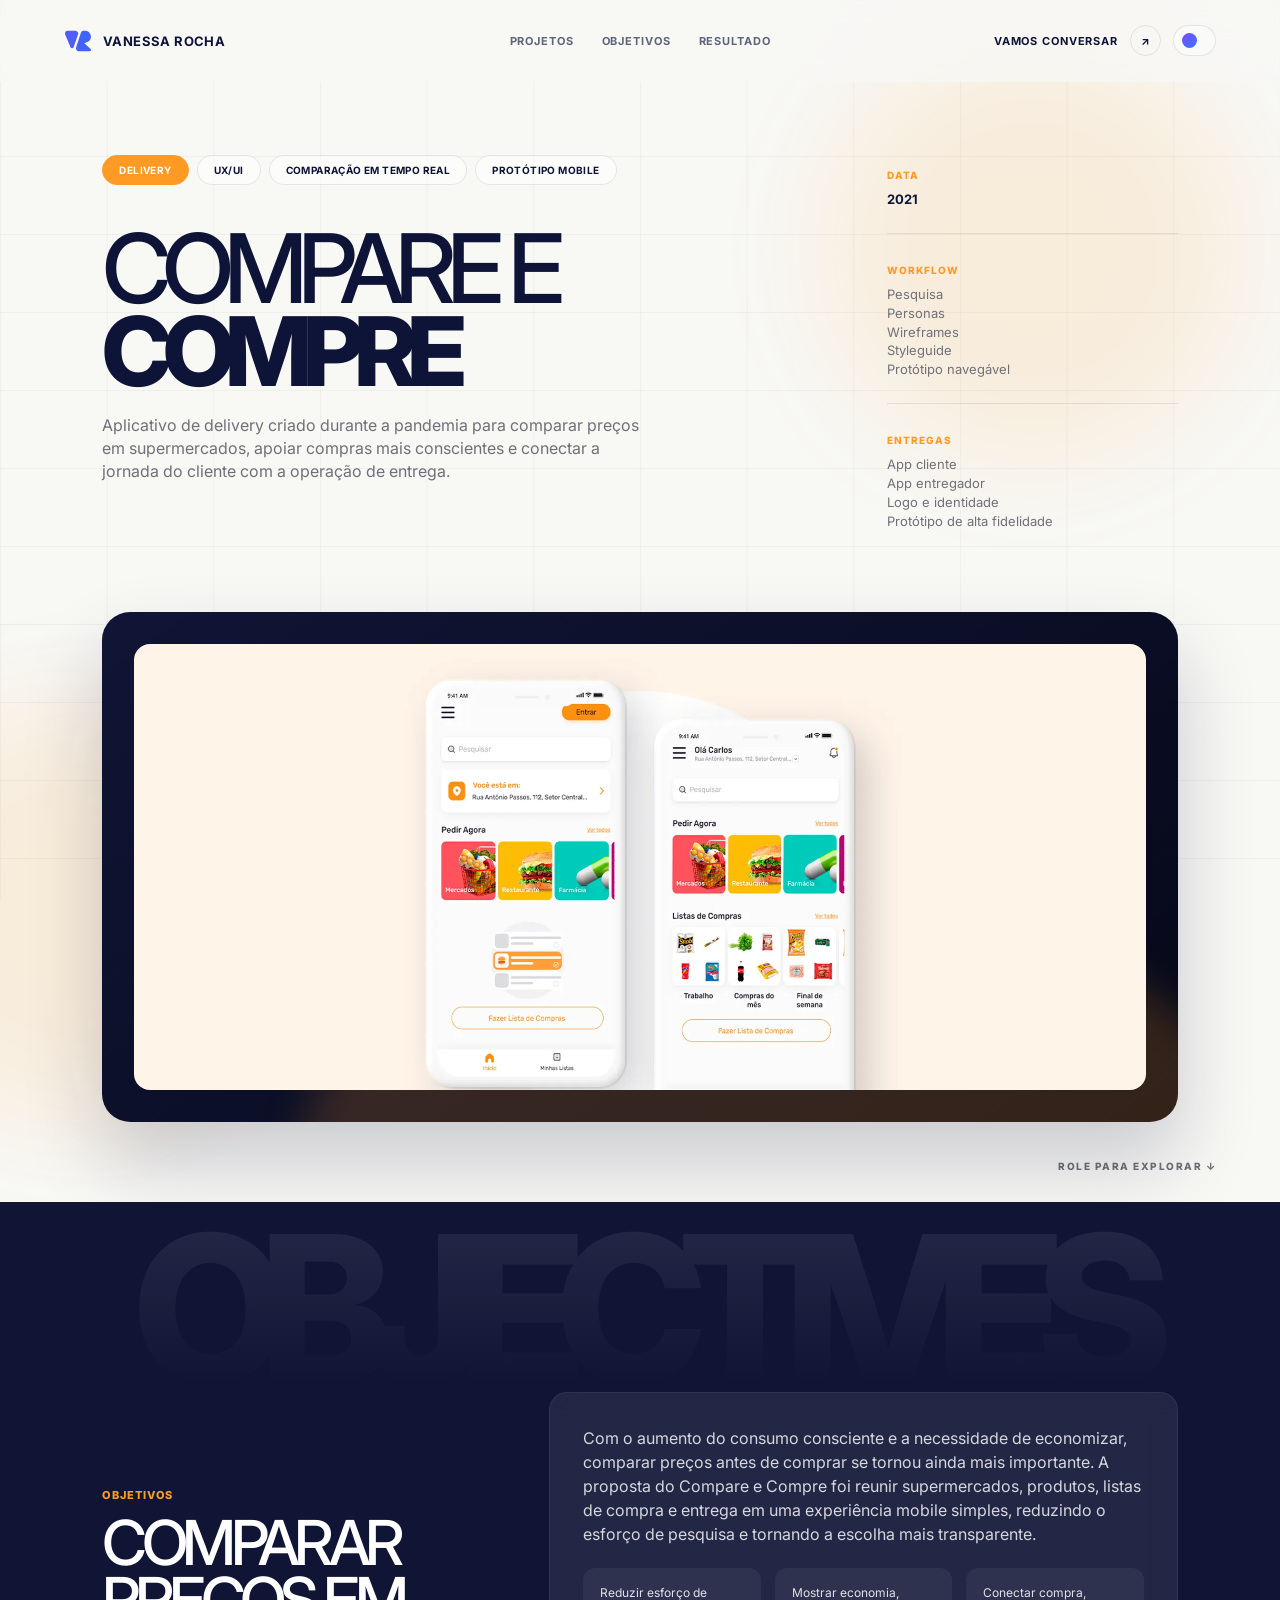
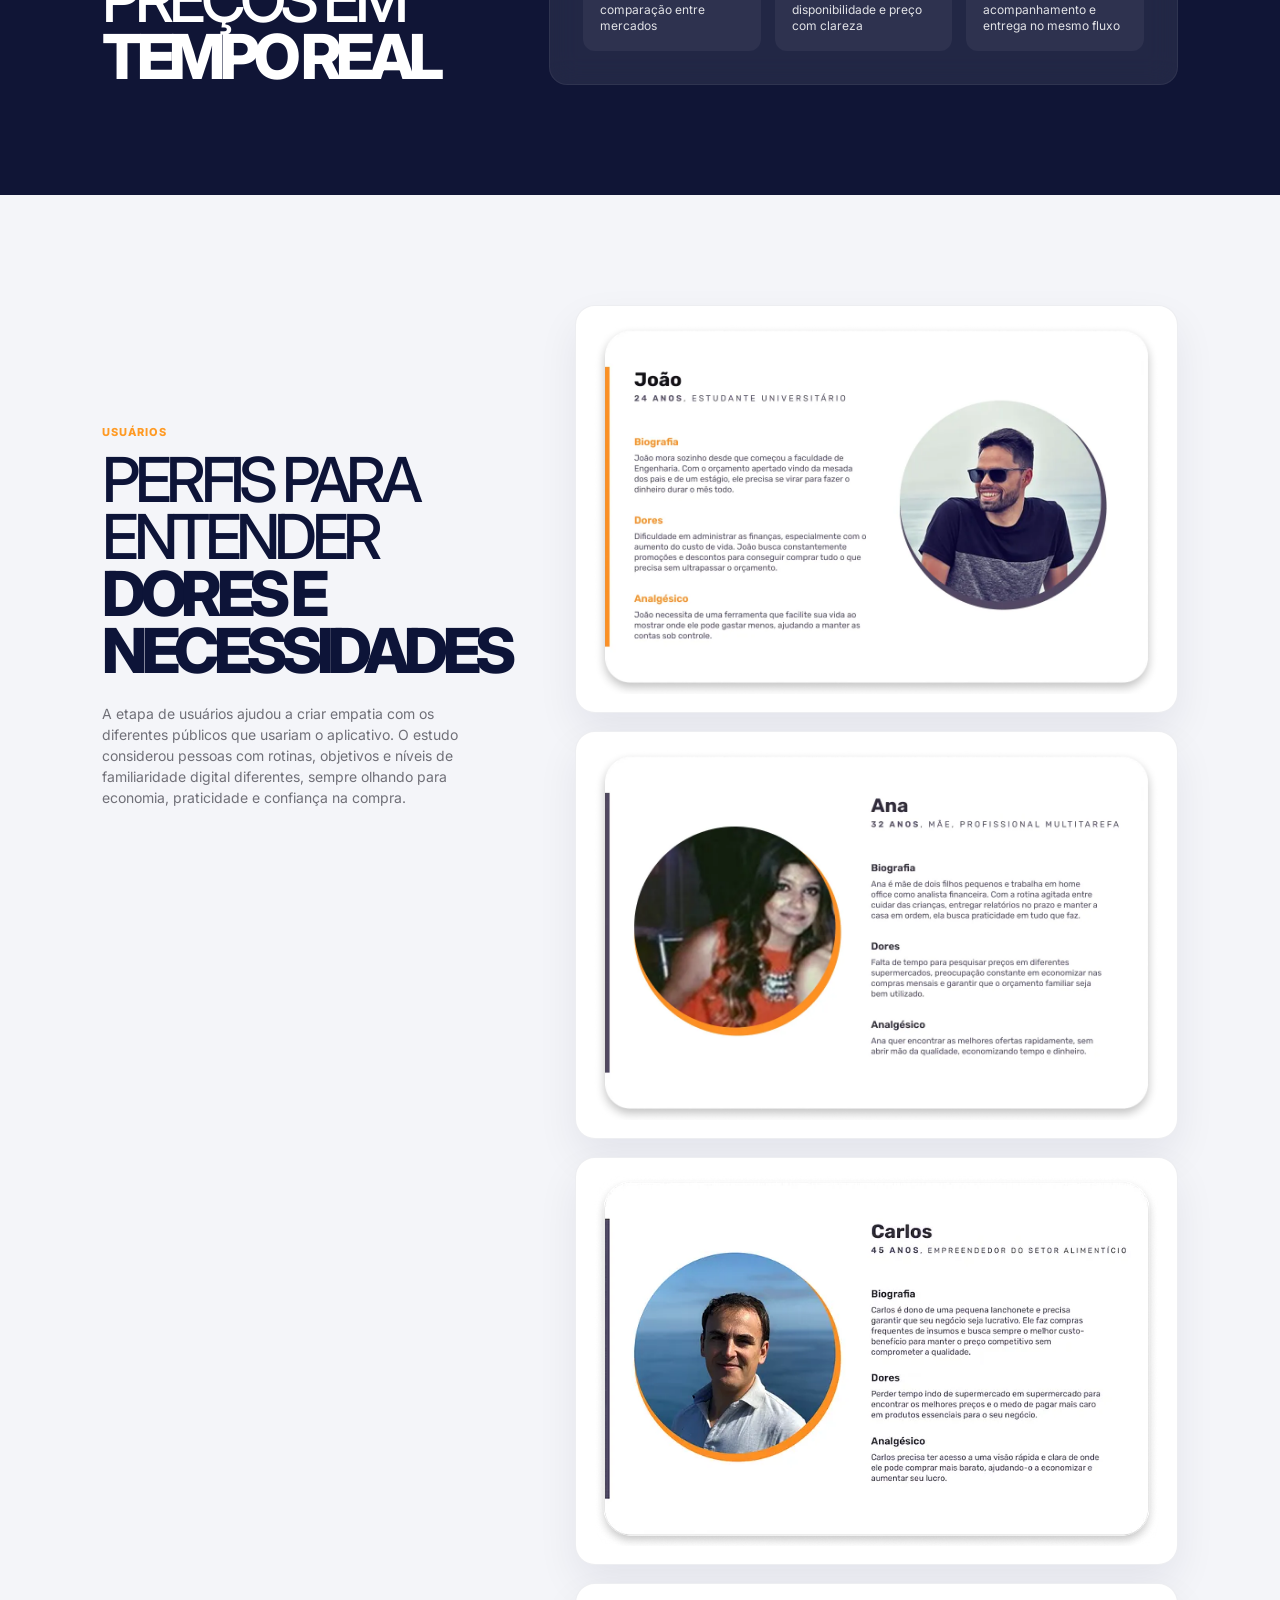
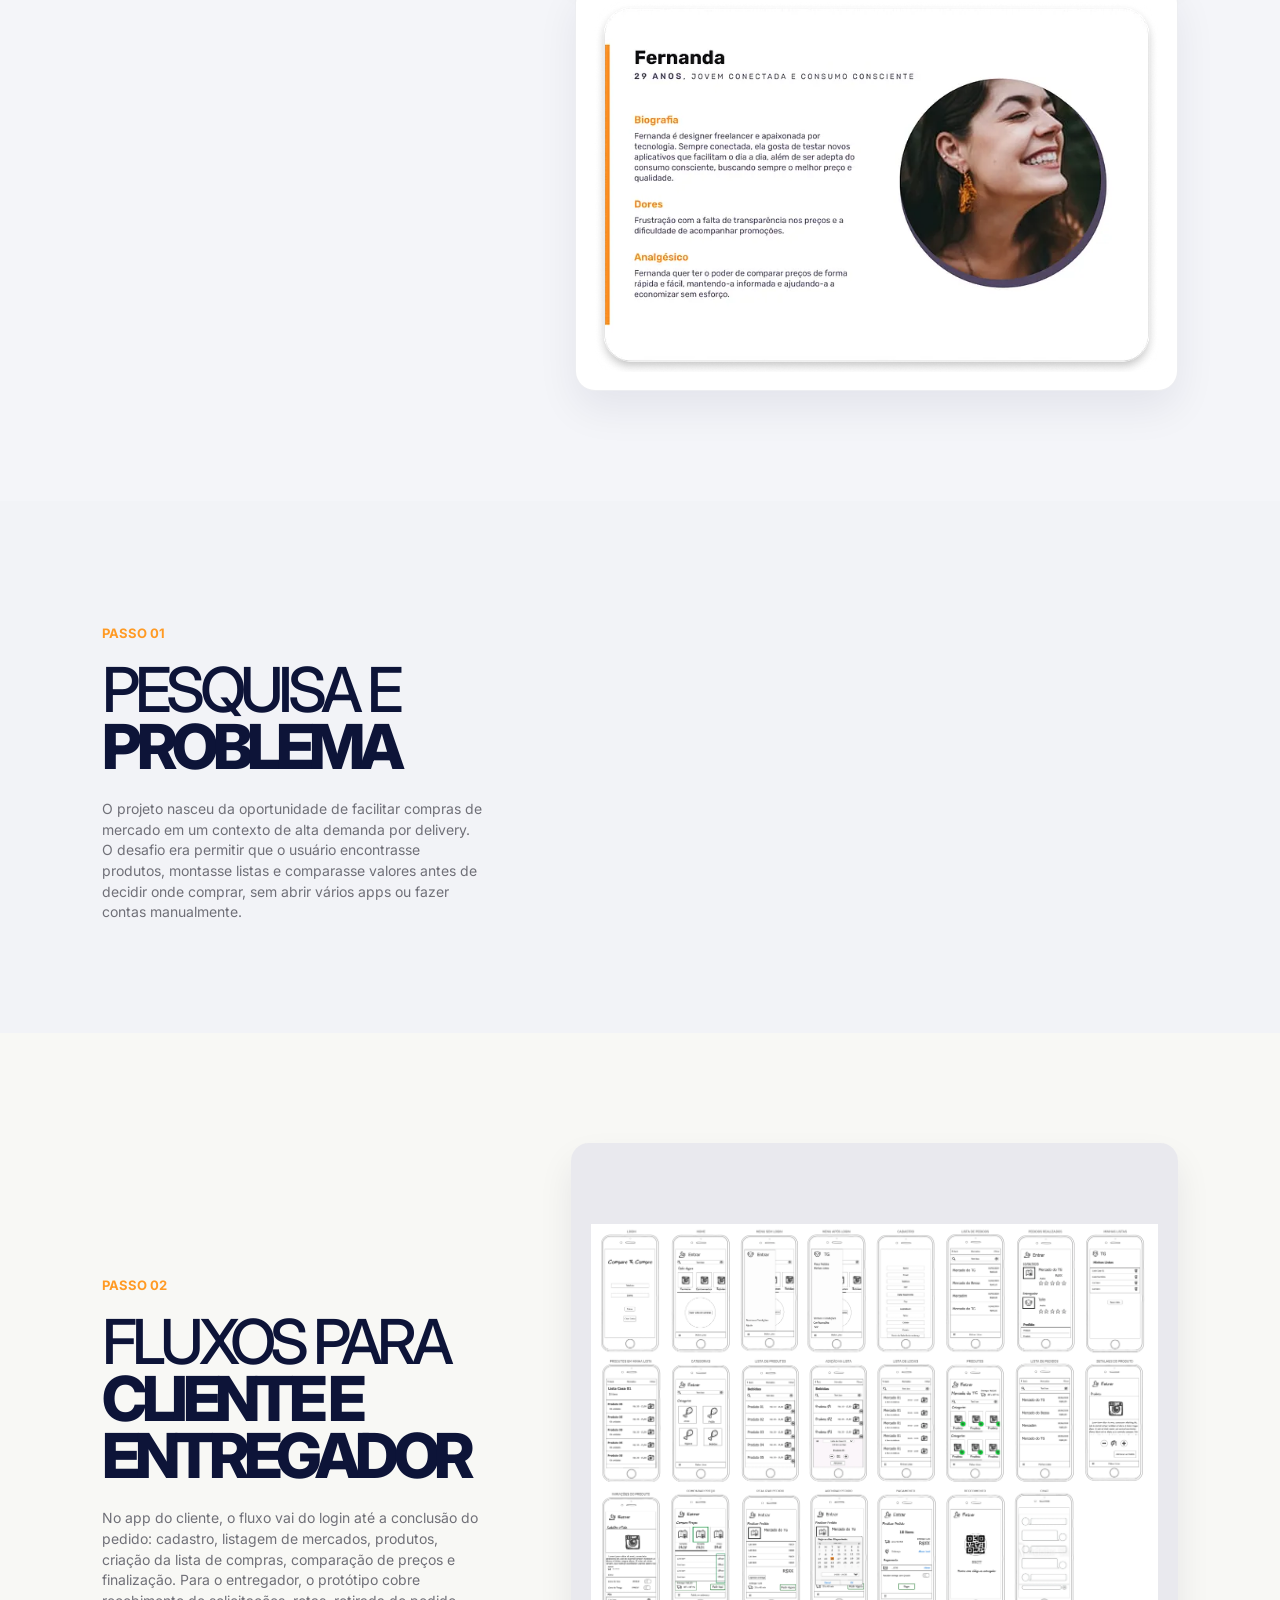
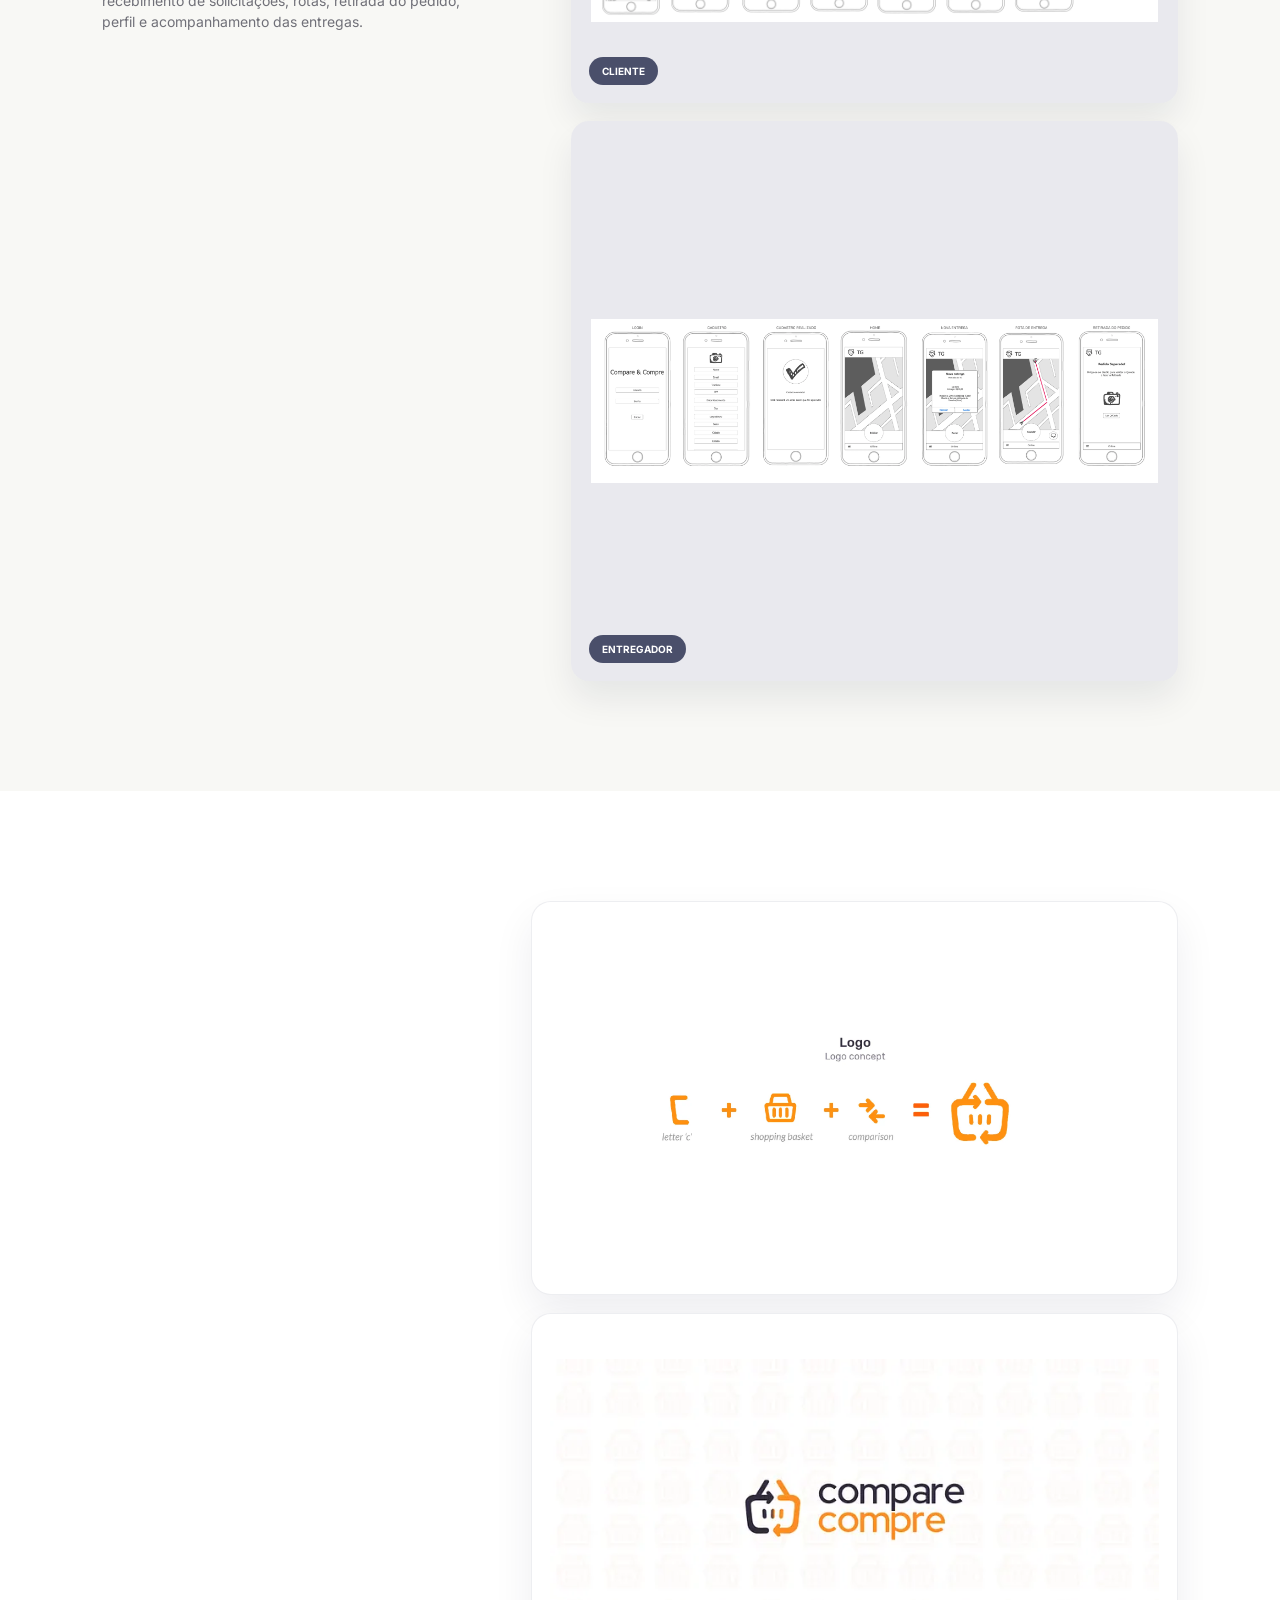
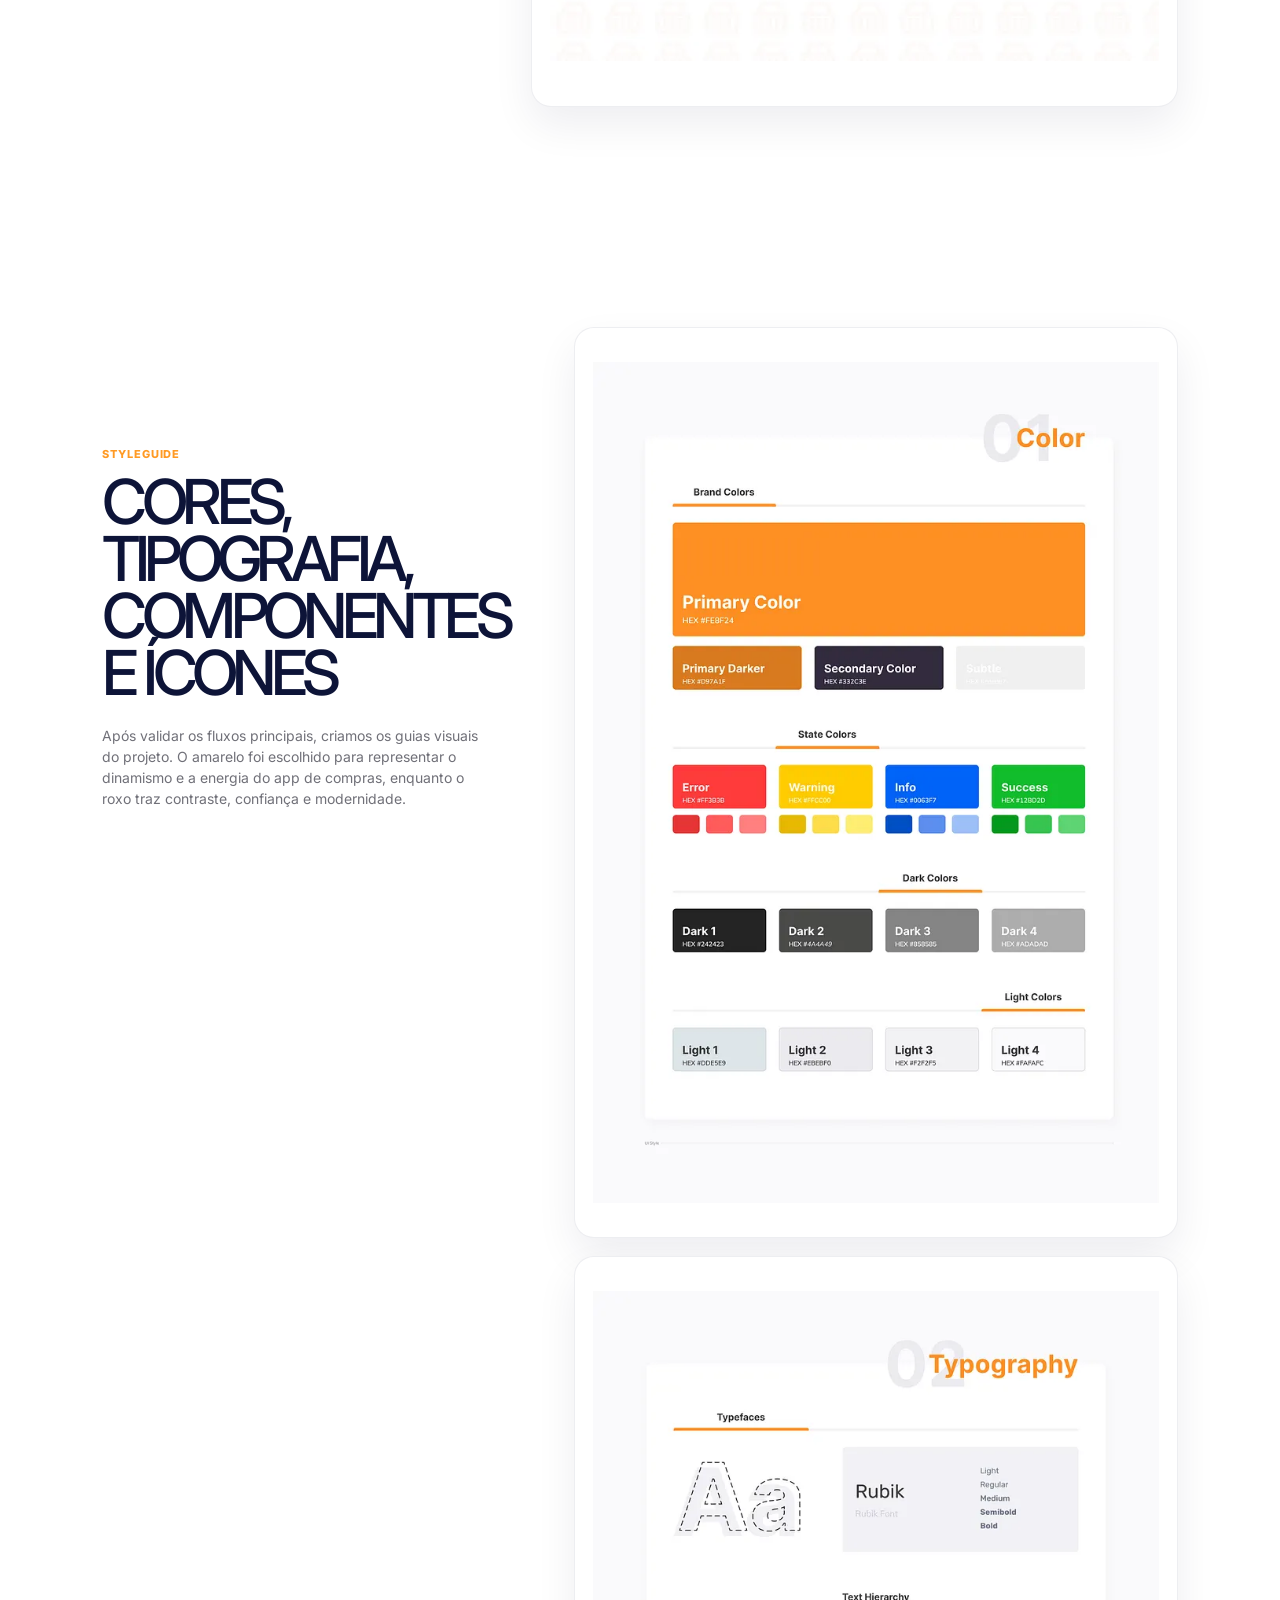
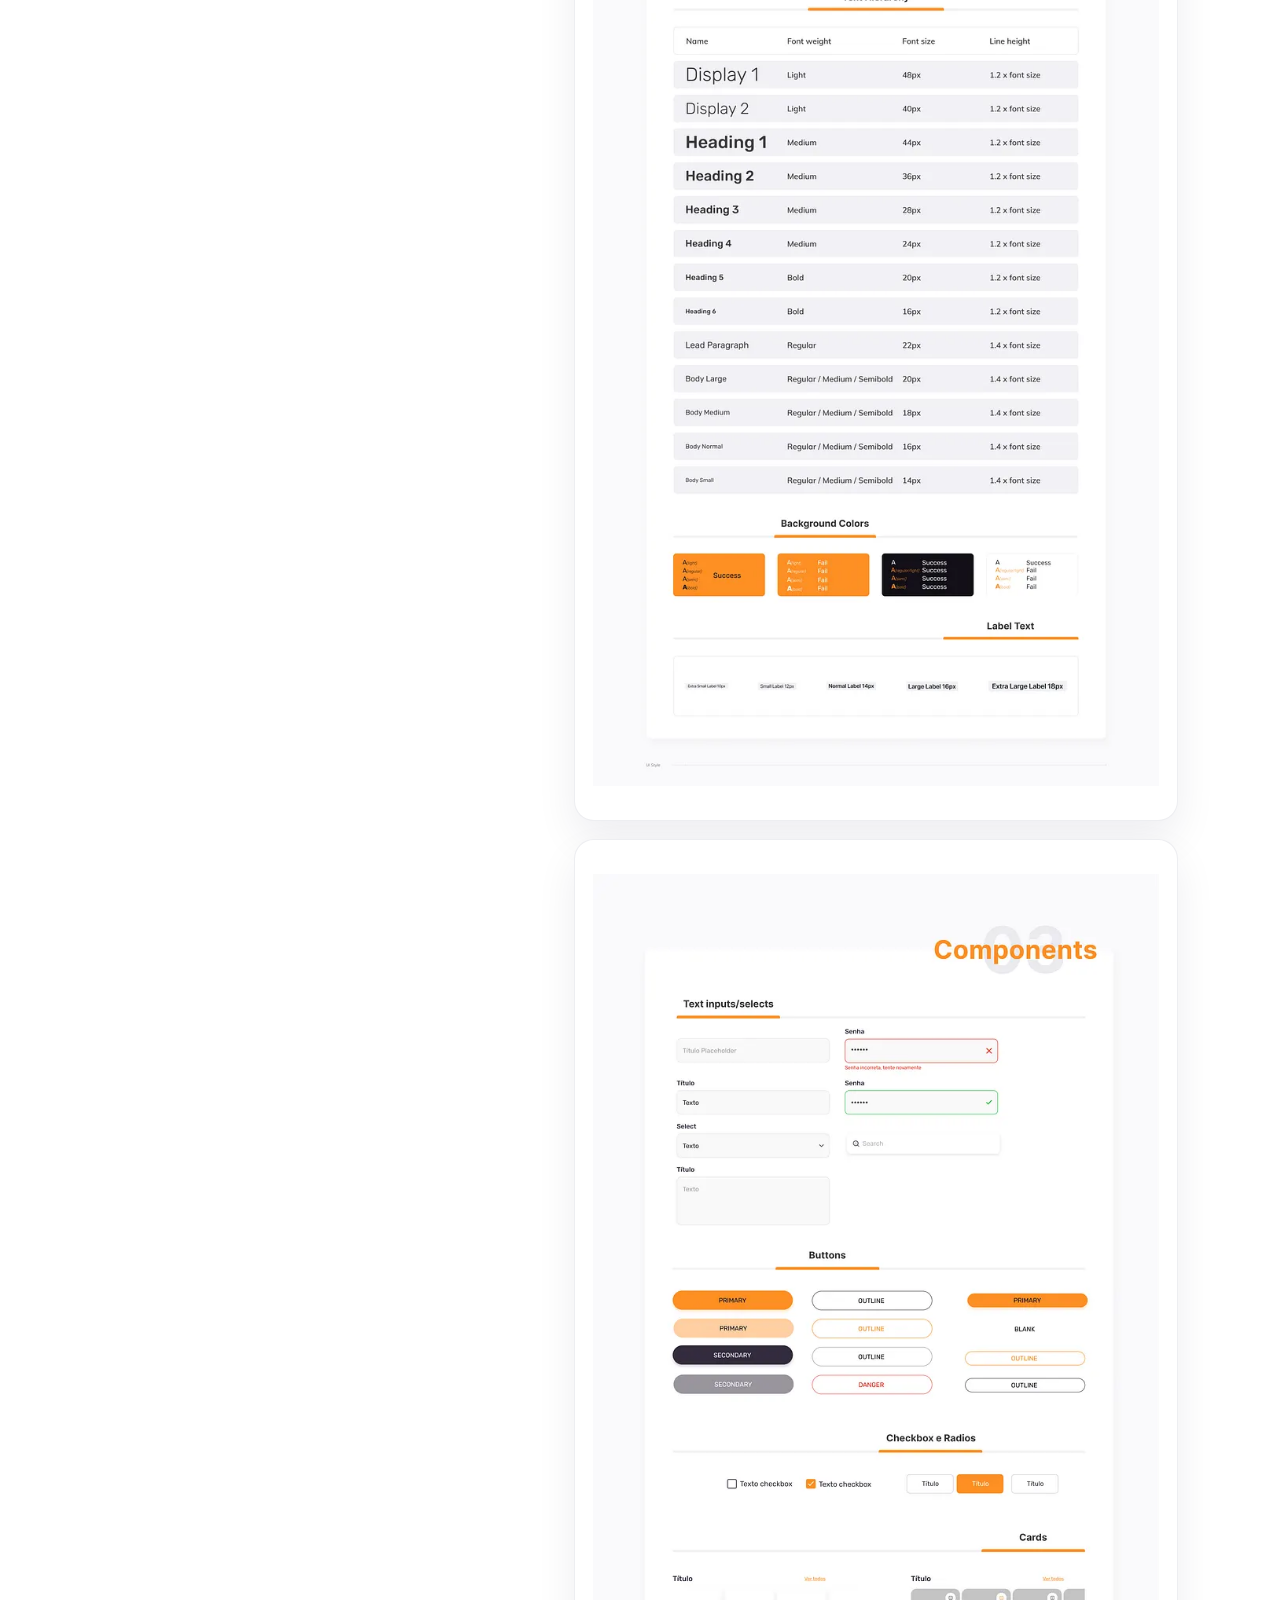
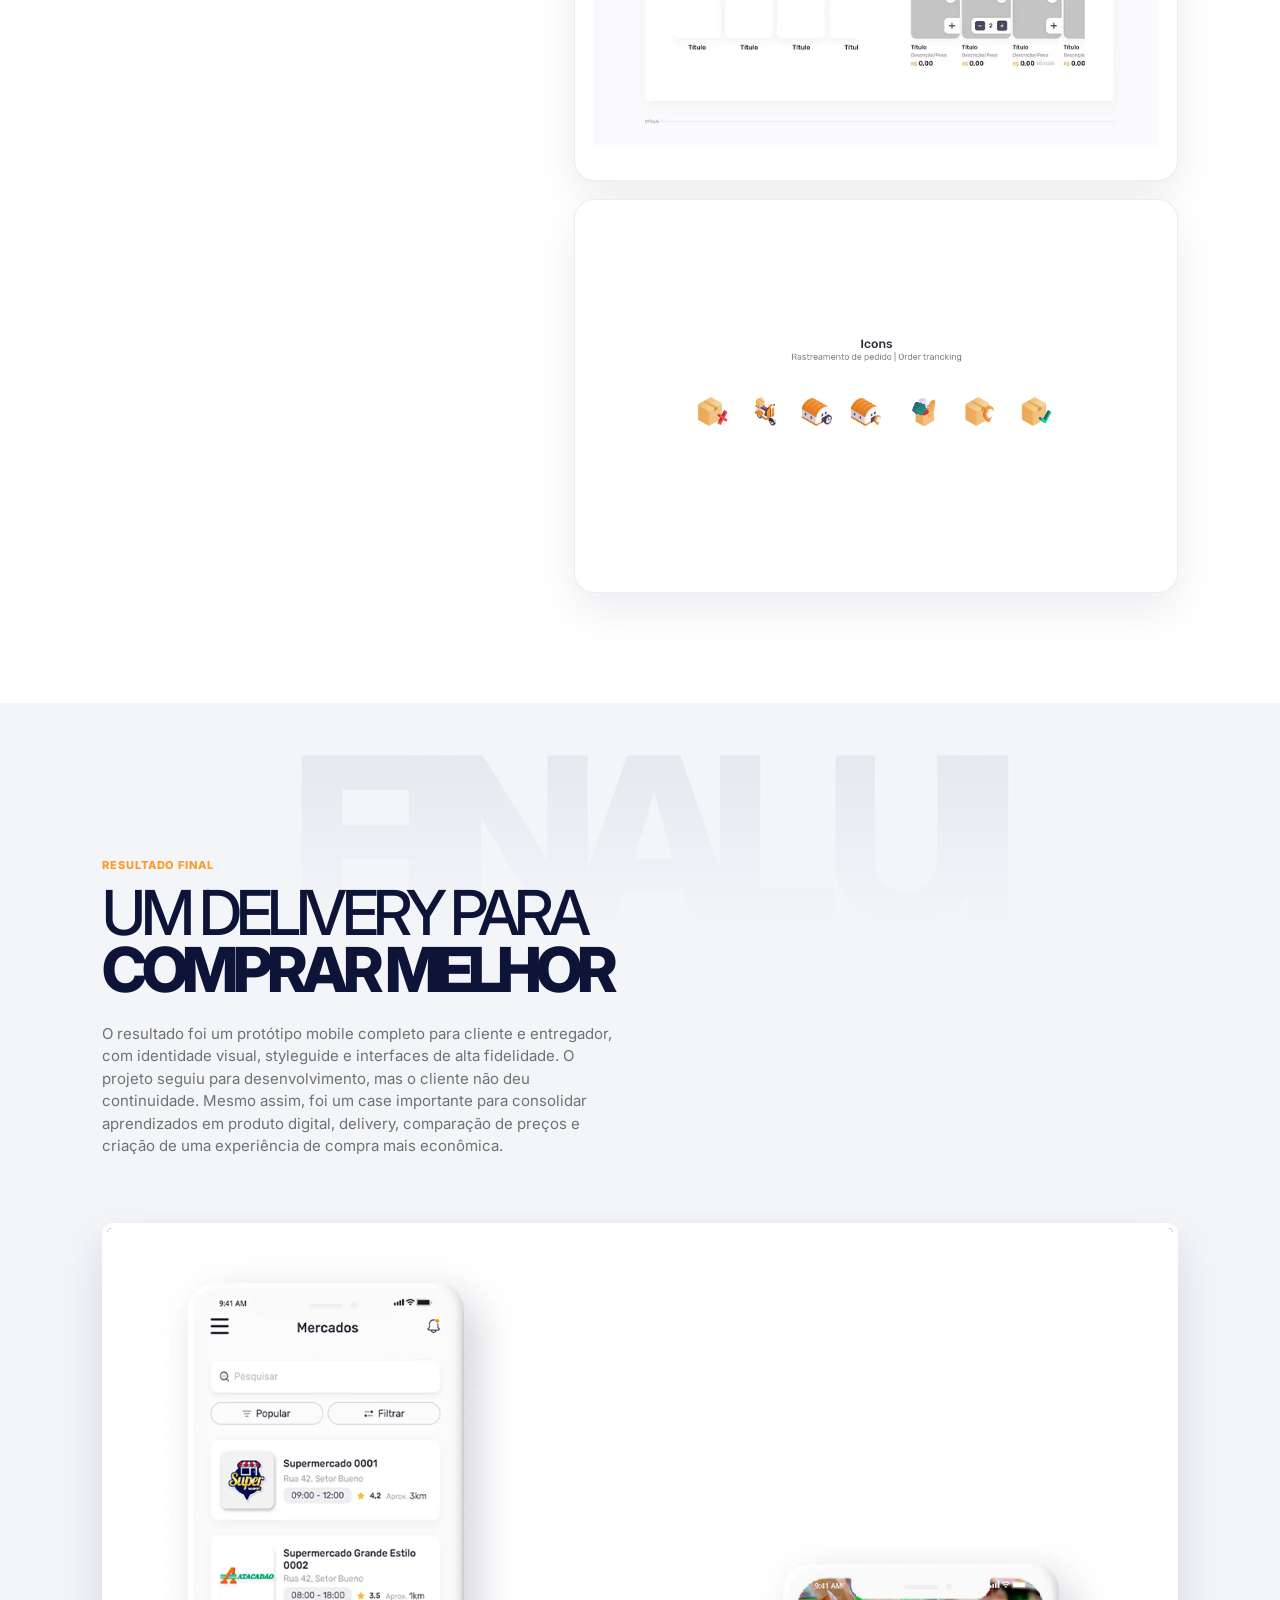
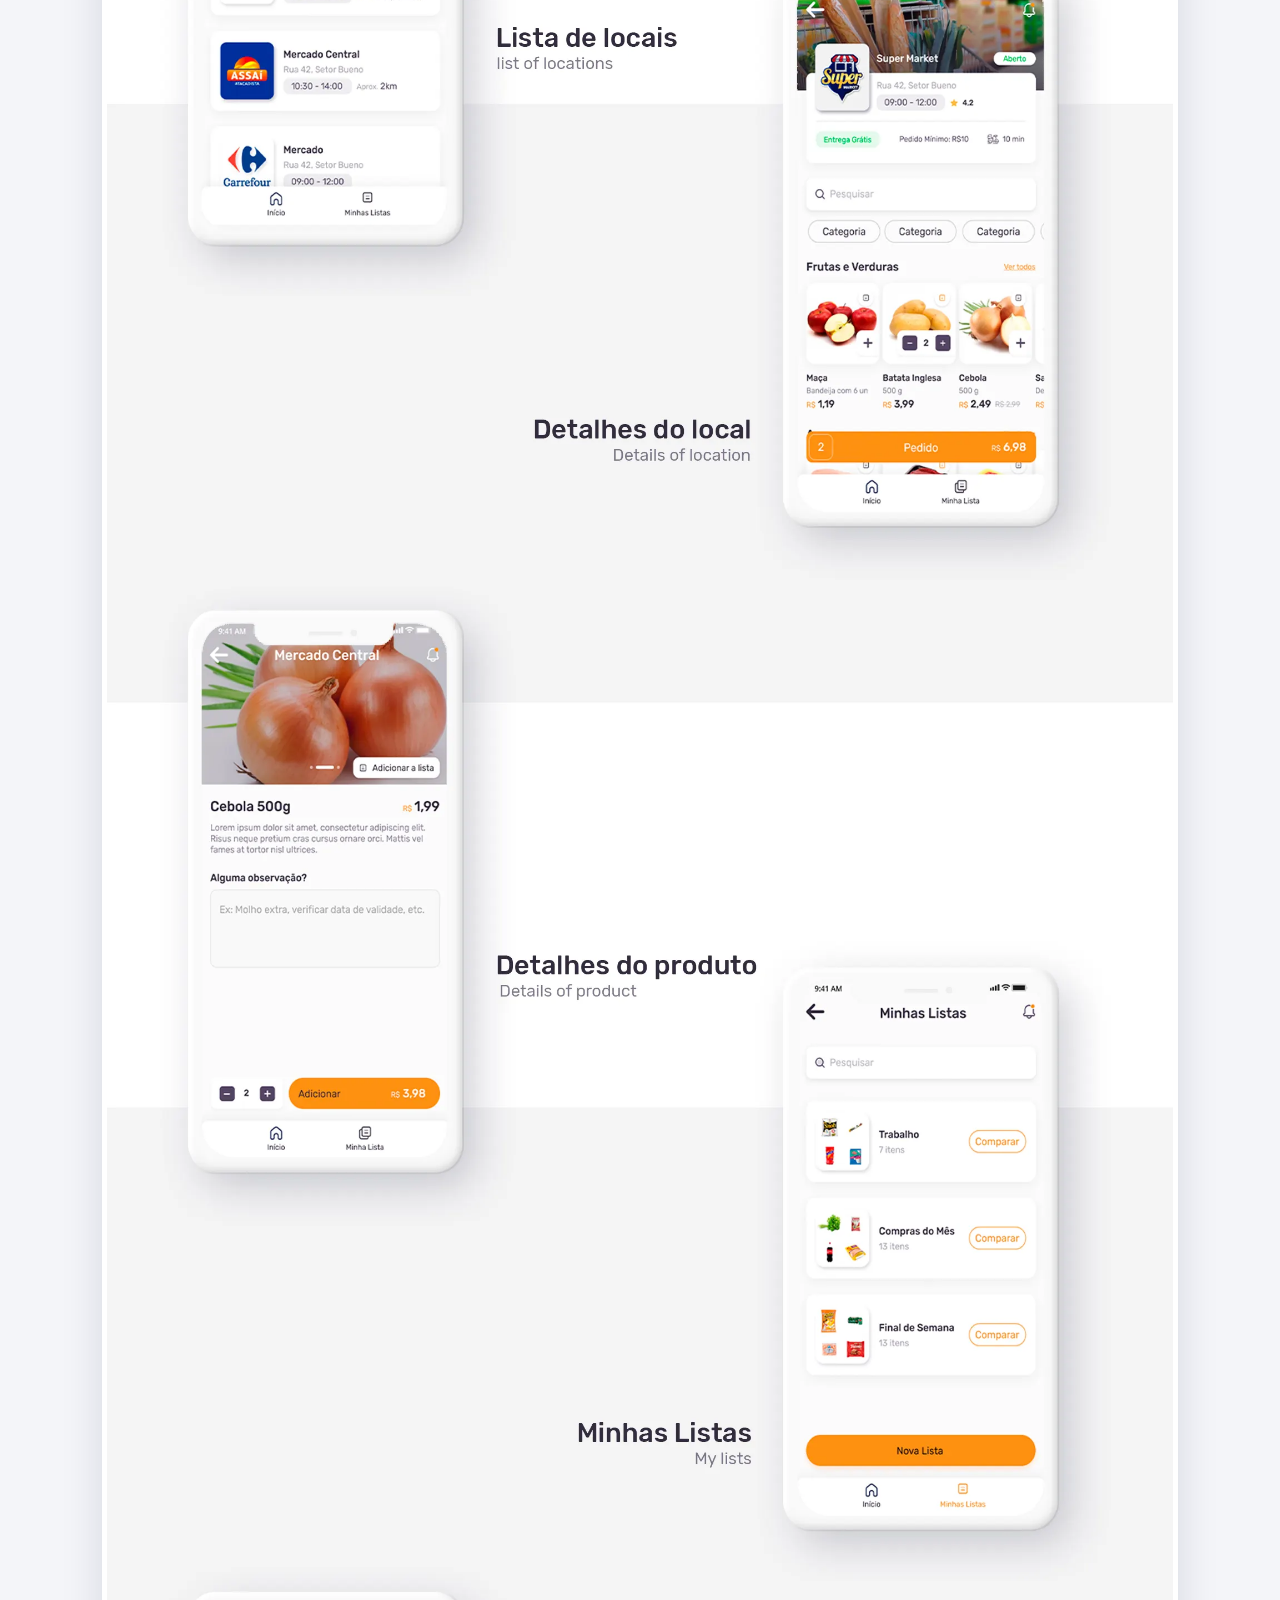
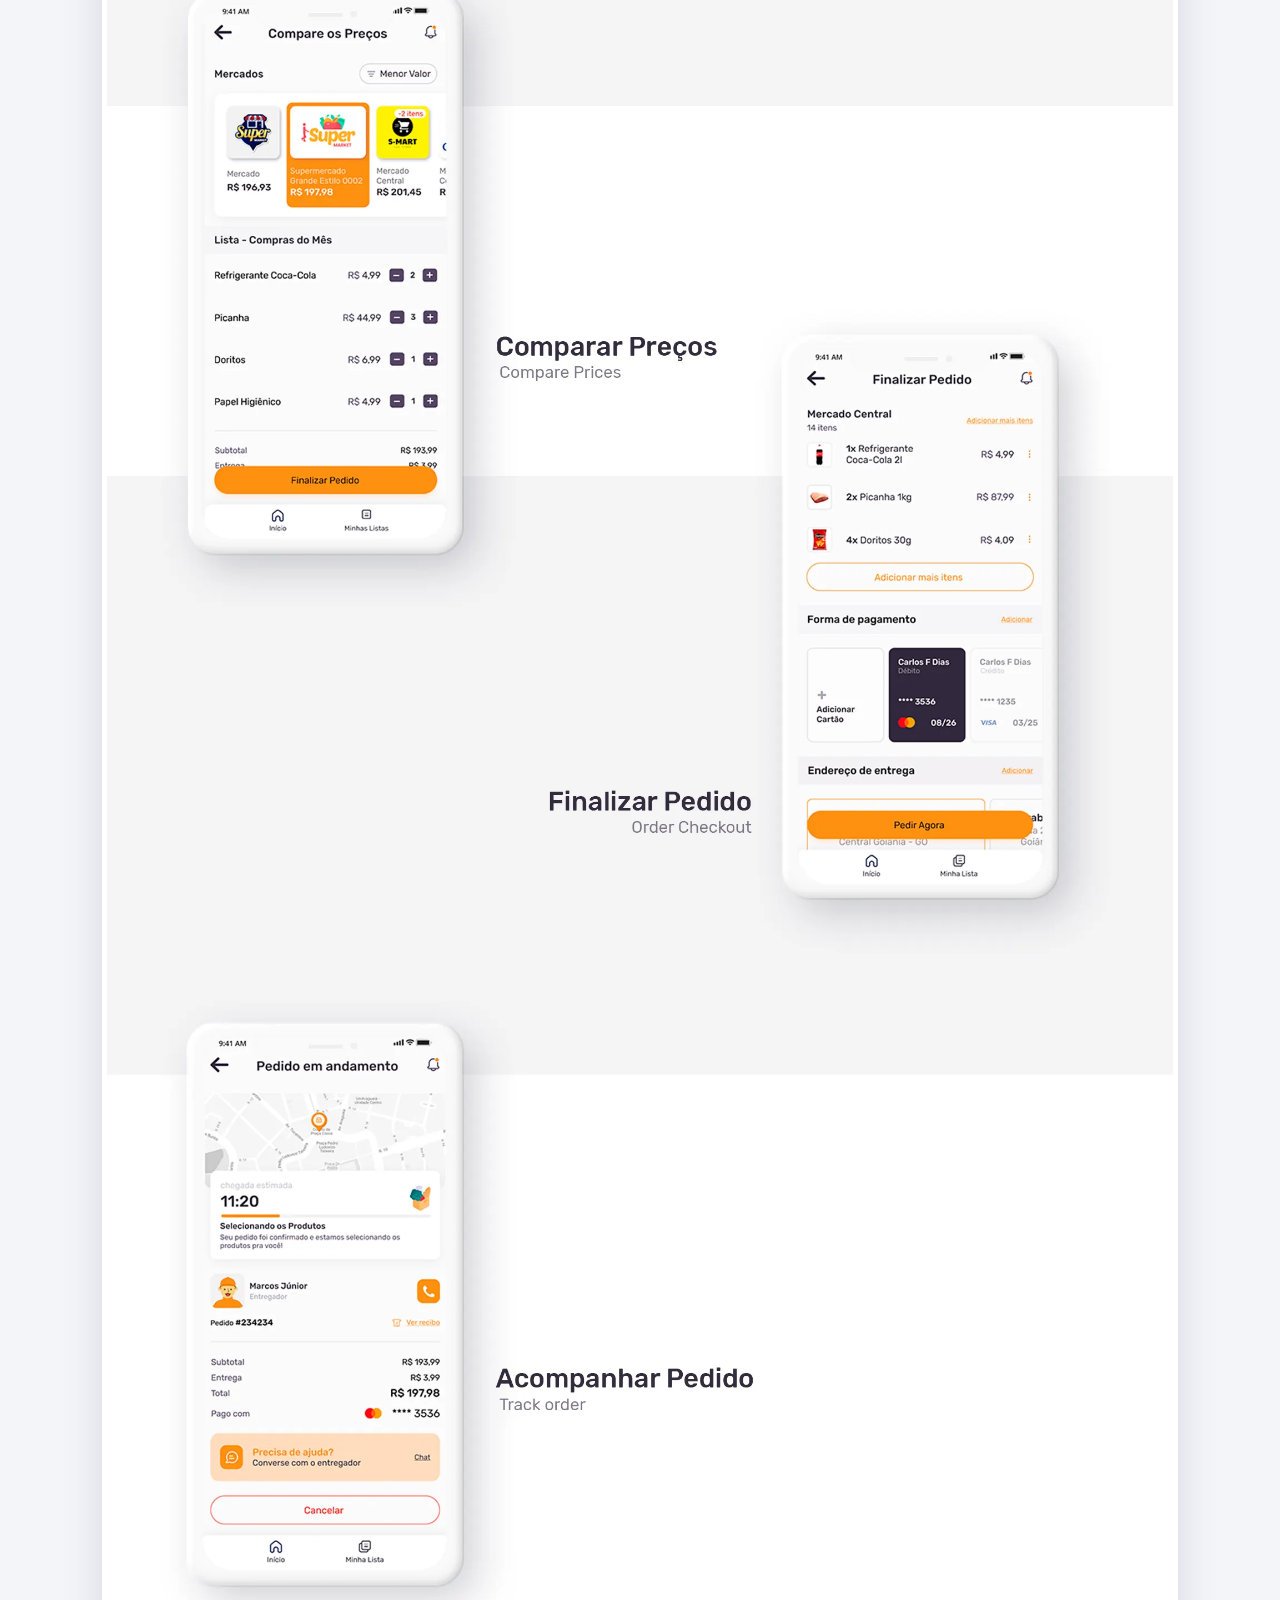
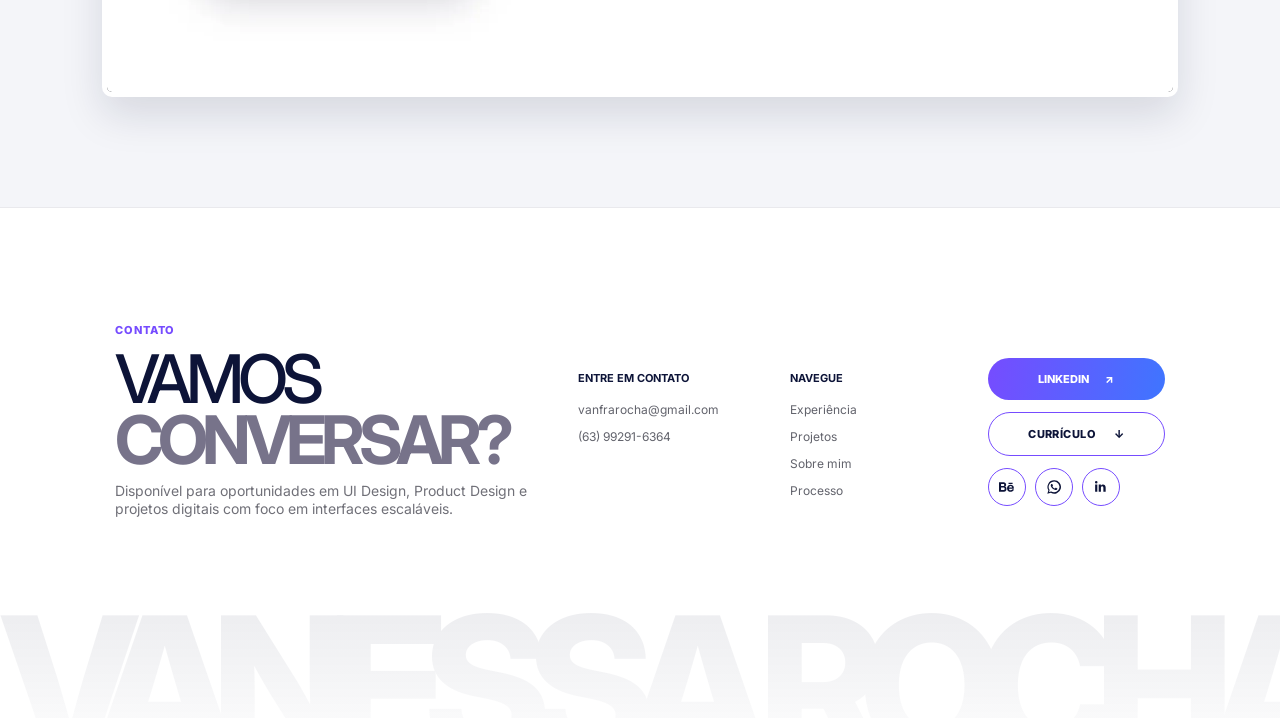
<file: case-compare-compre.html>
<!doctype html>
<html lang="pt-BR">

<head>
  <meta charset="UTF-8" />
  <meta name="viewport" content="width=device-width, initial-scale=1.0" />
  <title>Compare e Compre | Vanessa Rocha</title>
  <meta name="description"
    content="Case Compare e Compre por Vanessa Rocha: aplicativo de delivery para comparar preços em tempo real, economizar nas compras e acompanhar pedidos pelo celular." />
  <meta name="keywords"
    content="Compare e Compre, aplicativo de delivery, comparação de preços, tempo real, aplicativo mobile, UI Design, UX Design, compras, Vanessa Rocha, portfolio UX UI" />
  <meta name="author" content="Vanessa Rocha" />
  <meta name="robots" content="index, follow" />
  <meta name="theme-color" content="#ff9a24" />
  <meta property="og:type" content="article" />
  <meta property="og:locale" content="pt_BR" />
  <meta property="og:title" content="Case Compare e Compre | Vanessa Rocha" />
  <meta property="og:description"
    content="Aplicativo de delivery para comparar preços em tempo real, economizar nas compras e acompanhar pedidos pelo celular." />
  <meta property="og:image" content="./assets/compare-compre.png" />
  <meta property="og:image:alt" content="Case Compare e Compre por Vanessa Rocha" />
  <meta name="twitter:card" content="summary_large_image" />
  <meta name="twitter:title" content="Case Compare e Compre | Vanessa Rocha" />
  <meta name="twitter:description"
    content="Aplicativo de delivery para comparar preços em tempo real e economizar nas compras." />
  <meta name="twitter:image" content="./assets/compare-compre.png" />
  <link rel="icon" type="image/png" href="./assets/favicon.png" />
  <link rel="preconnect" href="https://fonts.googleapis.com" />
  <link rel="preconnect" href="https://fonts.gstatic.com" crossorigin />
  <link href="https://fonts.googleapis.com/css2?family=Inter:wght@400;500;600;700;800&display=swap" rel="stylesheet" />
  <link rel="stylesheet" href="./case-styles.css" />
  <script defer src="./case-script.js?v=5"></script>
</head>

<body style="--accent:#ff9a24;--accent-soft:rgba(255,154,36,.18)">
  <div class="page-grid" aria-hidden="true"></div>
  <header class="site-header"><a class="brand" href="./index.html"><img class="brand-mark" src="./assets/logo_vr.svg"
        alt="" /><span>Vanessa Rocha</span></a>
    <nav class="case-nav"><a href="./index.html#projetos">Projetos</a><a href="#objetivos">Objetivos</a><a
        href="#resultado">Resultado</a></nav>
    <div class="header-actions"><a class="header-cta" href="./index.html#contato">Vamos conversar
        <span>↗</span></a><button class="theme-toggle" type="button" aria-label="Ativar tema escuro"
        aria-pressed="false"><span></span></button></div>
  </header>
  <main>
    <section class="case-hero">
      <div class="hero-glow hero-glow-a"></div>
      <div class="hero-glow hero-glow-b"></div>
      <div class="case-hero-grid">
        <div class="reveal">
          <div class="case-badges"><span>Delivery</span><span>UX/UI</span><span>Comparação em tempo
              real</span><span>Protótipo mobile</span></div>
          <h1 class="case-title">Compare e <strong>Compre</strong></h1>
          <p class="case-subtitle">Aplicativo de delivery criado durante a pandemia para comparar preços em
            supermercados, apoiar compras mais conscientes e conectar a jornada do cliente com a operação de entrega.
          </p>
        </div>
        <aside class="case-meta reveal">
          <div class="meta-group"><span class="meta-label">Data</span><strong>2021</strong></div>
          <div class="meta-group"><span class="meta-label">Workflow</span>
            <p>Pesquisa<br />Personas<br />Wireframes<br />Styleguide<br />Protótipo navegável</p>
          </div>
          <div class="meta-group"><span class="meta-label">Entregas</span>
            <p>App cliente<br />App entregador<br />Logo e identidade<br />Protótipo de alta fidelidade</p>
          </div>
        </aside>
      </div>
      <div class="hero-art reveal"><img src="./assets/compareecompre/home.webp"
          alt="Tela principal do app Compare e Compre" /></div>
      <div class="scroll-note">Role para explorar ↓</div>
    </section>
    <section class="objectives section" id="objetivos">
      <div class="objectives-grid">
        <div class="reveal"><span class="eyebrow">Objetivos</span>
          <h2>Comparar preços em <strong>tempo real</strong></h2>
        </div>
        <div class="objective-card reveal">
          <p>Com o aumento do consumo consciente e a necessidade de economizar, comparar preços antes de comprar se
            tornou ainda mais importante. A proposta do Compare e Compre foi reunir supermercados, produtos, listas de
            compra e entrega em uma experiência mobile simples, reduzindo o esforço de pesquisa e tornando a escolha
            mais transparente.</p>
          <div class="objective-list"><span>Reduzir esforço de comparação entre mercados</span><span>Mostrar economia,
              disponibilidade e preço com clareza</span><span>Conectar compra, acompanhamento e entrega no mesmo
              fluxo</span></div>
        </div>
      </div>
    </section>
    <section class="case-study section">
      <div class="case-study-grid">
        <div class="case-study-copy reveal"><span class="eyebrow">Usuários</span>
          <h2>Perfis para entender <strong>dores e necessidades</strong></h2>
          <p>A etapa de usuários ajudou a criar empatia com os diferentes públicos que usariam o aplicativo. O estudo
            considerou pessoas com rotinas, objetivos e níveis de familiaridade digital diferentes, sempre olhando para
            economia, praticidade e confiança na compra.</p>
        </div>
        <div class="persona-grid reveal">
          <figure class="persona-card"><img src="./assets/compareecompre/perfil_1.webp" alt="Perfil de usuário Ana" />
          </figure>
          <figure class="persona-card"><img src="./assets/compareecompre/perfil_2.webp" alt="Perfil de usuário João" />
          </figure>
          <figure class="persona-card"><img src="./assets/compareecompre/perfil_3.webp"
              alt="Perfil de usuário Carlos" /></figure>
          <figure class="persona-card"><img src="./assets/compareecompre/perfil_4.webp"
              alt="Perfil de usuário Fernanda" /></figure>
        </div>
      </div>
    </section>
    <section class="step section">
      <div class="step-grid">
        <div class="step-copy reveal"><span class="step-number">Passo 01</span>
          <h2>Pesquisa e <strong>problema</strong></h2>
          <p>O projeto nasceu da oportunidade de facilitar compras de mercado em um contexto de alta demanda por
            delivery. O desafio era permitir que o usuário encontrasse produtos, montasse listas e comparasse valores
            antes de decidir onde comprar, sem abrir vários apps ou fazer contas manualmente.</p>
        </div>
      </div>
    </section>
    <section class="step section">
      <div class="step-grid">
        <div class="step-copy reveal"><span class="step-number">Passo 02</span>
          <h2>Fluxos para <strong>cliente e entregador</strong></h2>
          <p>No app do cliente, o fluxo vai do login até a conclusão do pedido: cadastro, listagem de mercados,
            produtos, criação da lista de compras, comparação de preços e finalização. Para o entregador, o protótipo
            cobre recebimento de solicitações, rotas, retirada do pedido, perfil e acompanhamento das entregas.</p>
        </div>
        <div class="step-visual reveal">
          <div class="visual-main contain"><img src="./assets/compareecompre/wireframe.webp"
              alt="Fluxo de baixa fidelidade do cliente" /><span class="visual-label">Cliente</span></div>
          <div class="visual-main contain"><img src="./assets/compareecompre/wireframe_entregador.webp"
              alt="Wireframe do app entregador" /><span class="visual-label">Entregador</span></div>
        </div>
      </div>
    </section>
    <section class="case-study section case-study-alt">
      <div class="case-study-grid">
        <div class="case-study-copy reveal"><span class="eyebrow">Identidade</span>
          <h2>Logo </h2>
          <p>Além das telas, o projeto pediu a criação de um logotipo que comunicasse compras em mercado e comparação de
            preços. A marca une a letra C, a cesta de compras e o símbolo de comparação. A identidade usa amarelo para
            energia e dinamismo, com roxo como apoio visual para trazer contraste, confiança e modernidade.</p>
        </div>
        <div class="study-gallery reveal">
          <figure class="study-card wide"><img src="./assets/compareecompre/logotipo.webp"
              alt="Conceito de criação do logotipo Compare e Compre" />
            <figcaption>Conceito do logotipo</figcaption>
          </figure>
          <figure class="study-card wide"><img src="./assets/compareecompre/logotipo_2.webp"
              alt="Conceito de criação do logotipo Compare e Compre" />
            <figcaption>Conceito do logotipo</figcaption>
          </figure>
        </div>
      </div>
    </section>
    <section class="case-study section case-study-alt">
      <div class="case-study-grid">
        <div class="case-study-copy reveal"><span class="eyebrow">Styleguide</span>
          <h2>Cores, Tipografia, Componentes e Ícones</h2>
          <p>Após validar os fluxos principais, criamos os guias visuais do projeto. O amarelo foi escolhido para
            representar o dinamismo e a energia do app de compras, enquanto o roxo traz contraste, confiança e
            modernidade.</p>
        </div>
        <div class="study-gallery reveal">
          <figure class="study-card wide"><img src="./assets/compareecompre/color.webp"
              alt="Paleta de cores Compare e Compre" />
            <figcaption>Paleta de cores</figcaption>
          </figure>
          <figure class="study-card wide"><img src="./assets/compareecompre/tipografia.webp"
              alt="Tipografia Rubik para o app Compare e Compre" />
            <figcaption>Tipografia</figcaption>
          </figure>
          <figure class="study-card wide"><img src="./assets/compareecompre/componentes.webp"
              alt="Componentes e botões do app Compare e Compre" />
            <figcaption>Componentes</figcaption>
          </figure>
          <figure class="study-card wide"><img src="./assets/compareecompre/icones.webp"
              alt="Ícones 3D para rastreamento do pedido" />
            <figcaption>Ícones de rastreamento</figcaption>
          </figure>
        </div>
      </div>
    </section>
    <section class="result section" id="resultado">
      <div class="result-grid">
        <div class="result-copy reveal"><span class="eyebrow">Resultado final</span>
          <h2>Um delivery para <strong>comprar melhor</strong></h2>
          <p>O resultado foi um protótipo mobile completo para cliente e entregador, com identidade visual, styleguide e
            interfaces de alta fidelidade. O projeto seguiu para desenvolvimento, mas o cliente não deu continuidade.
            Mesmo assim, foi um case importante para consolidar aprendizados em produto digital, delivery, comparação de
            preços e criação de uma experiência de compra mais econômica.</p>
        </div>
        <div class="result-showcase reveal">
          <div class="result-mockup result-mobile"><img src="./assets/compareecompre/listas_detalhes_app.webp"
              alt="Telas mobile de listas e detalhes do Compare e Compre" /></div>
        </div>
      </div>
    </section>
  </main>
  <footer class="contact section" id="contato">
    <div class="contact-title reveal"><span class="eyebrow">Contato</span>
      <h2>Vamos<br /><em>conversar?</em></h2>
      <p>Disponível para oportunidades em UI Design, Product Design e projetos digitais com foco em interfaces
        escaláveis.</p>
    </div>
    <div class="contact-block reveal"><strong>Entre em contato</strong><a
        href="mailto:vanfrarocha@gmail.com">vanfrarocha@gmail.com</a><a href="tel:+5563992916364">(63) 99291-6364</a>
    </div>
    <div class="contact-block reveal"><strong>Navegue</strong><a href="./index.html#experiencia">Experiência</a><a
        href="./index.html#projetos">Projetos</a><a href="./index.html#sobre">Sobre mim</a><a
        href="./index.html#processo">Processo</a></div>
    <div class="social-block reveal"><a class="primary-button" href="https://www.linkedin.com/in/vanfranrocha/"
        target="_blank" rel="noreferrer">LinkedIn <span>↗</span></a><a class="outline-button"
        href="./assets/curriculo-vanessa-rocha.pdf" download>Currículo <span>↓</span></a>
      <div class="social-circles"><a href="https://be.net/vanfranrocha" target="_blank" rel="noreferrer"
          aria-label="Behance"></a><a href="https://wa.me/5563992916364" target="_blank" rel="noreferrer"
          aria-label="WhatsApp"></a><a href="https://www.linkedin.com/in/vanfranrocha/" target="_blank" rel="noreferrer"
          aria-label="LinkedIn"></a></div>
    </div>
    <div class="footer-name">Vanessa Rocha</div>
  </footer>
</body>

</html>
</file>
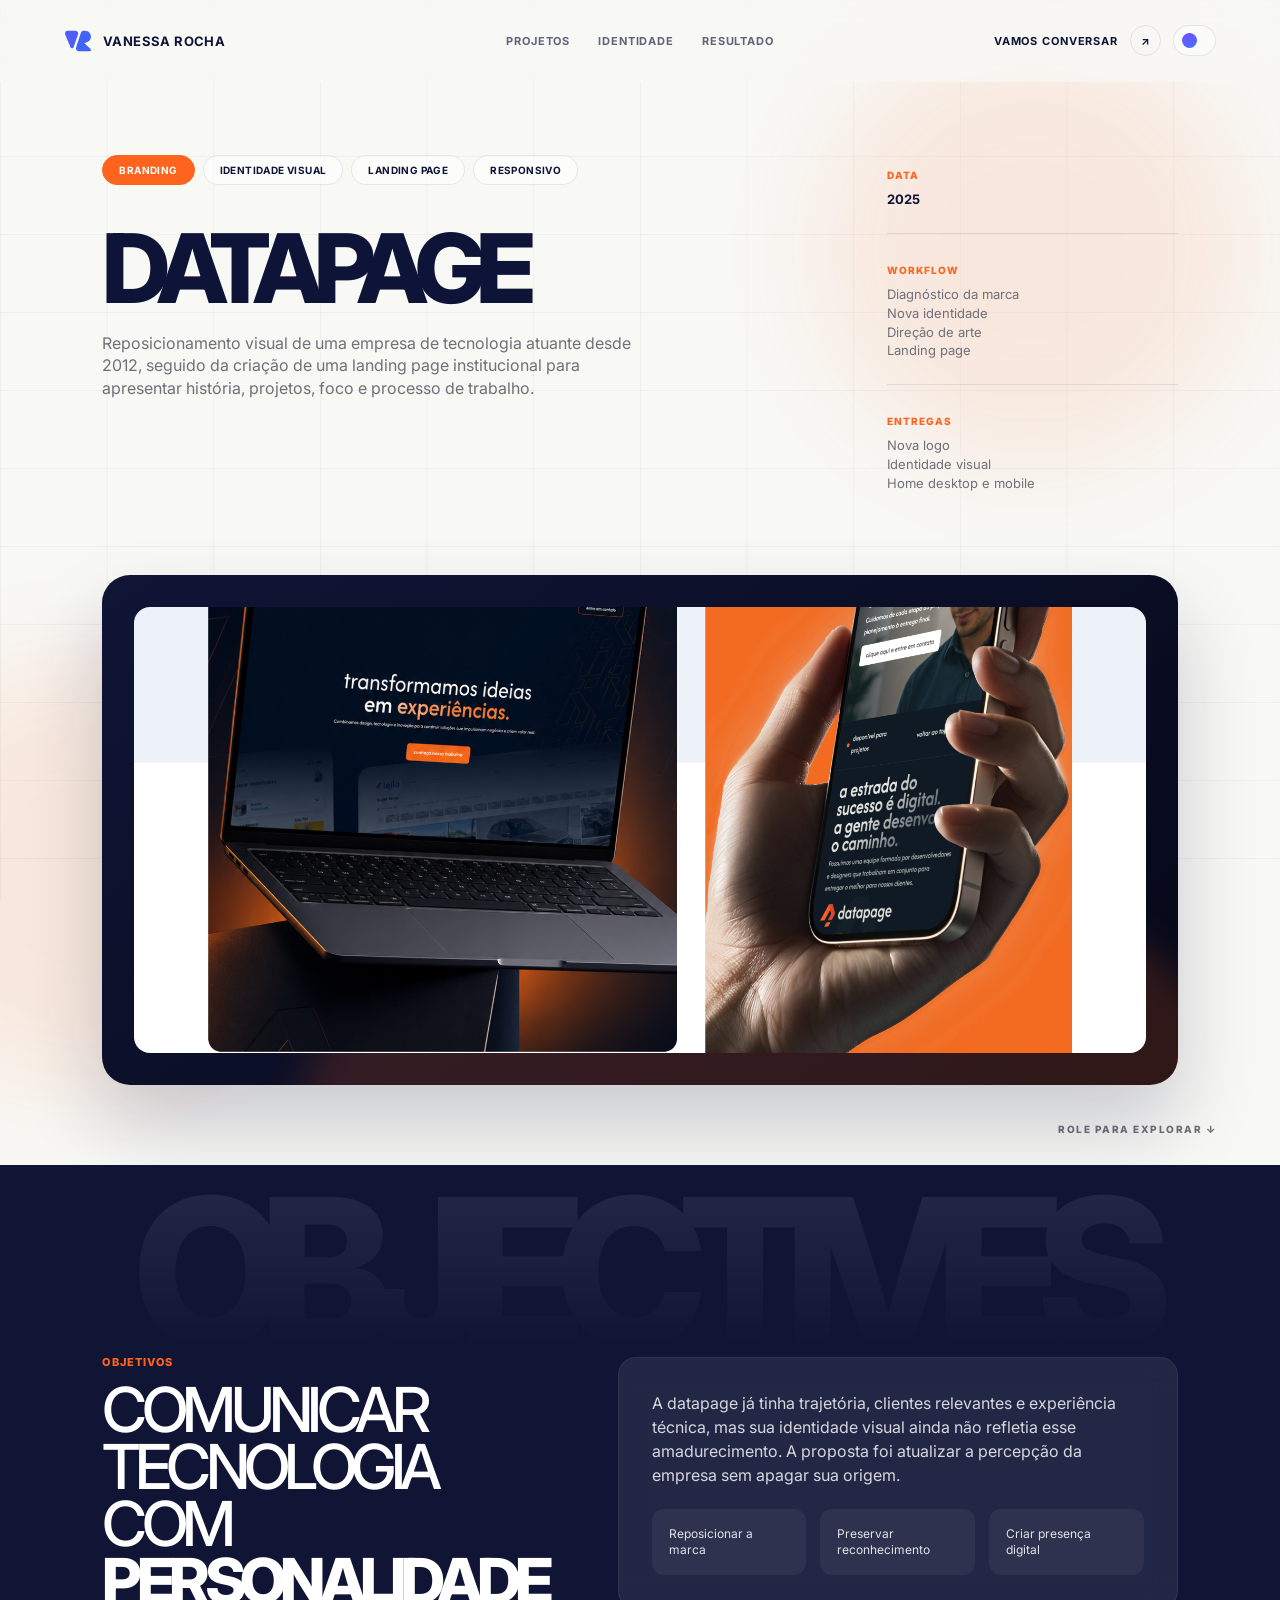
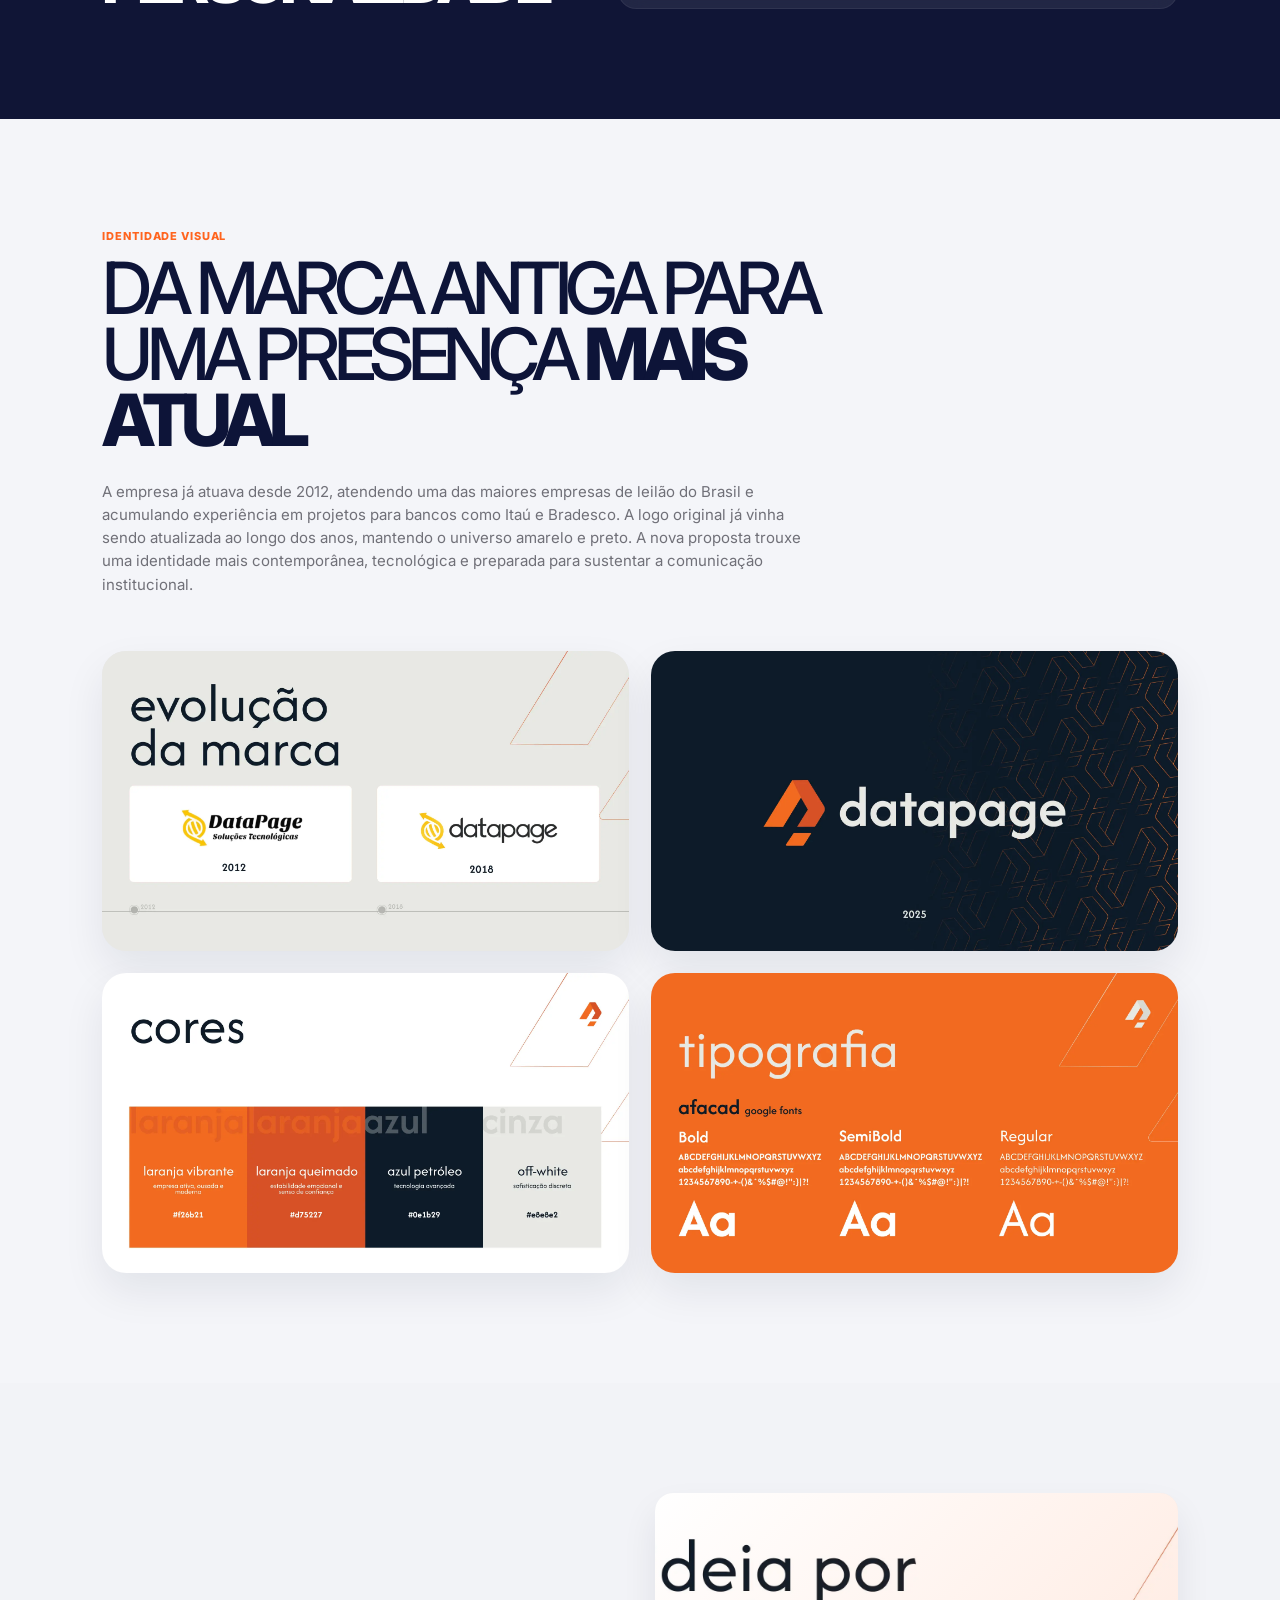
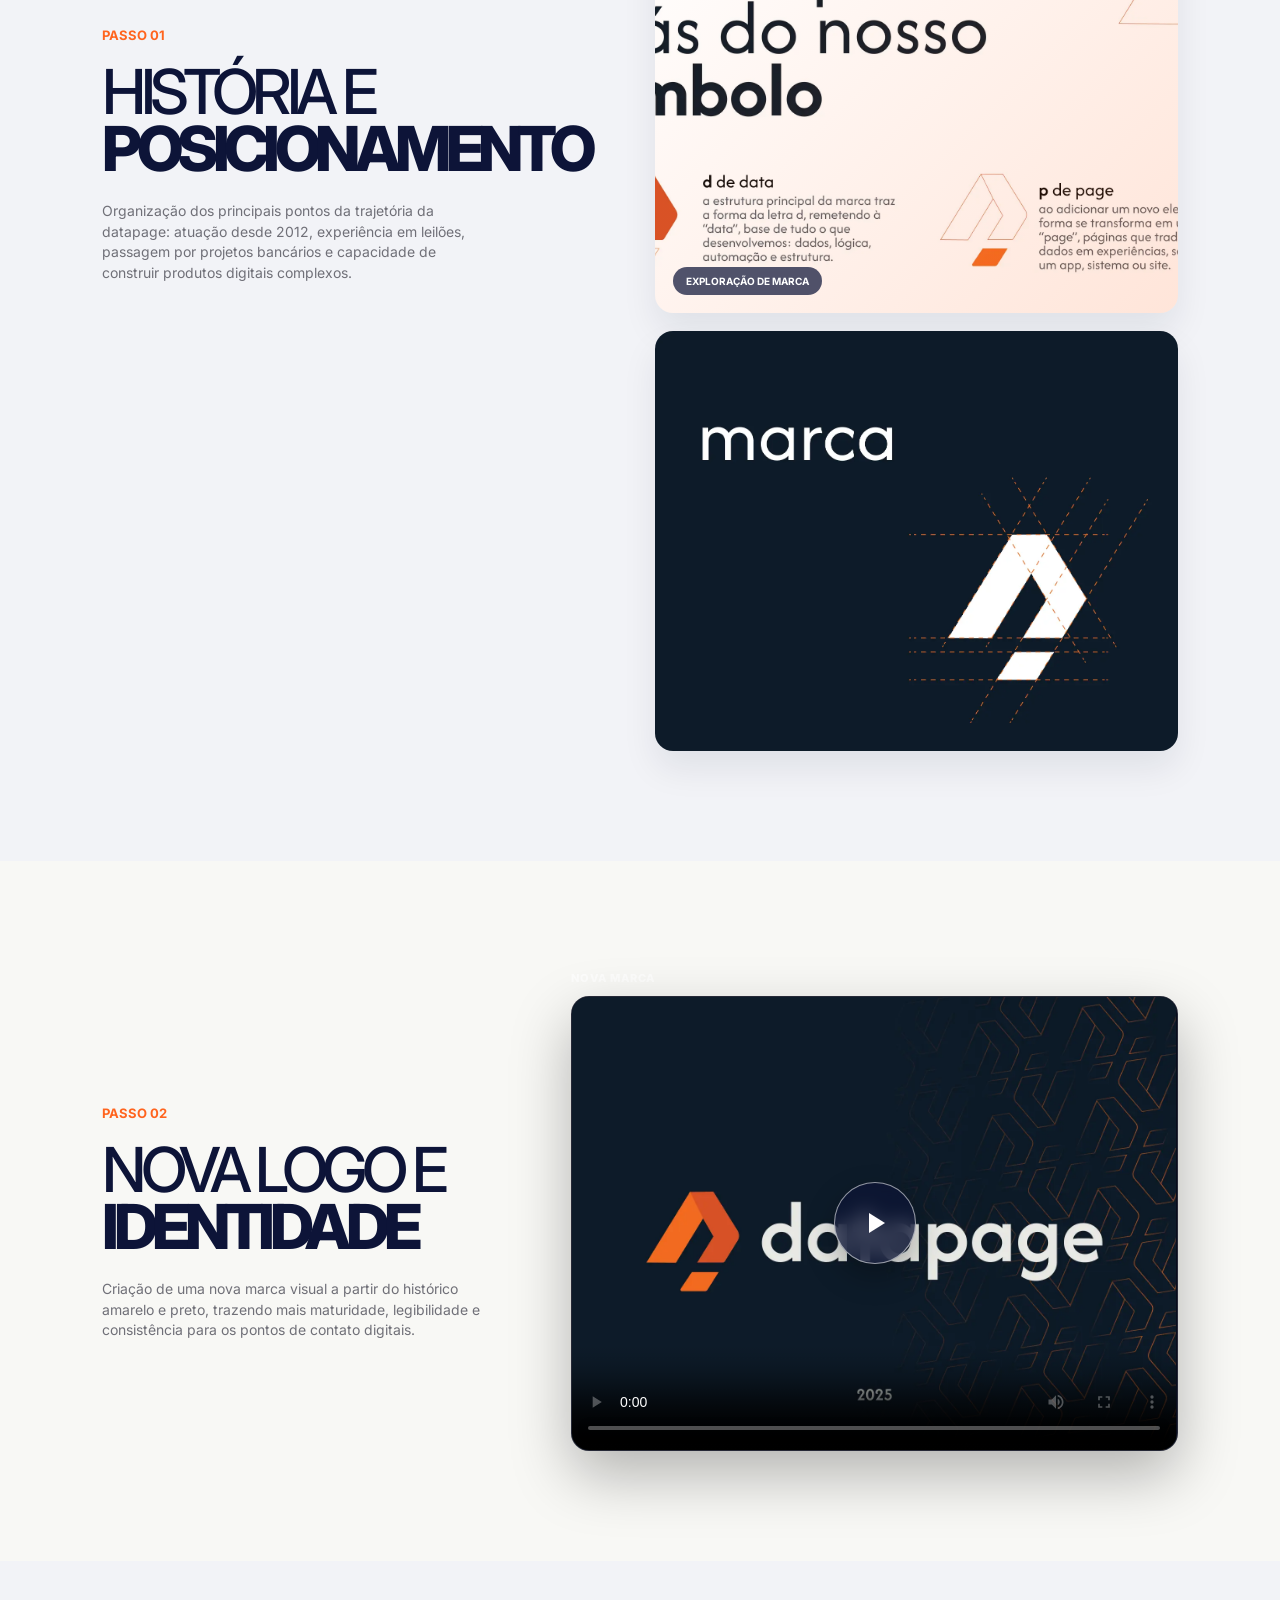
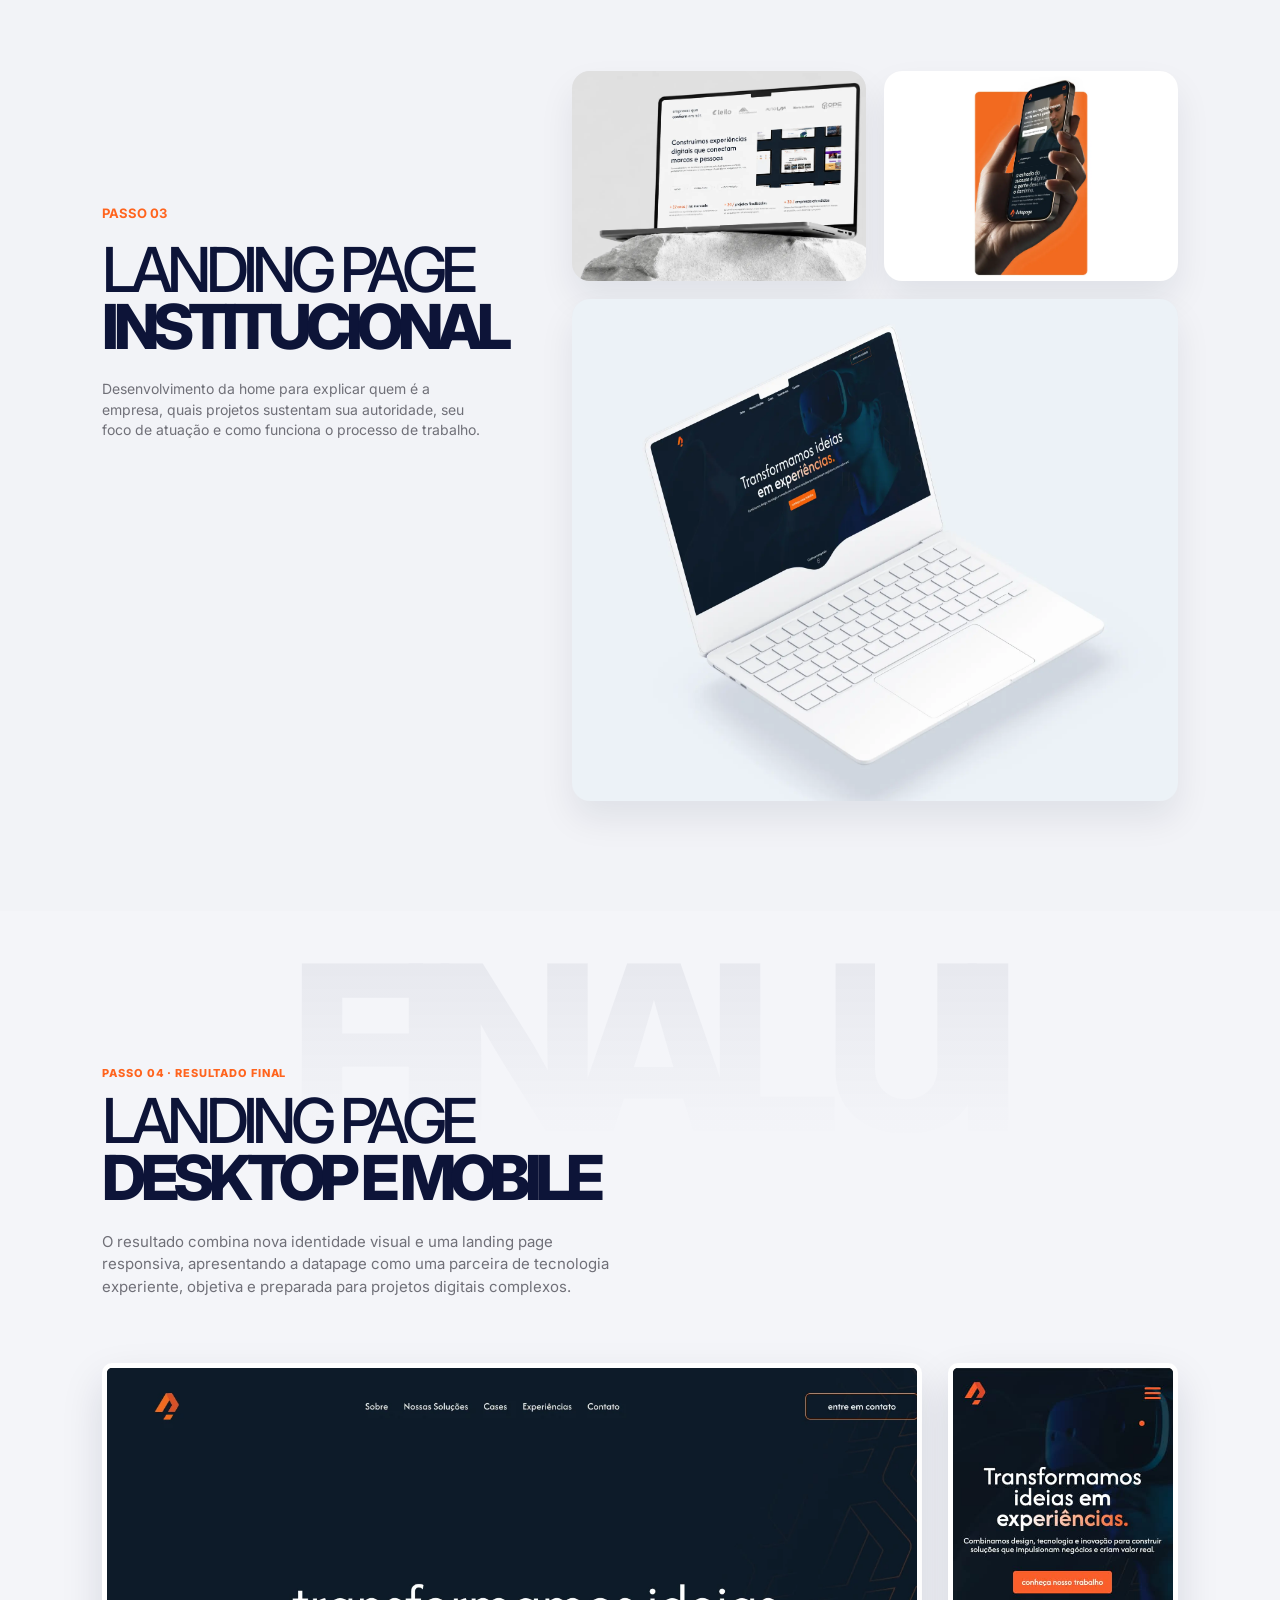
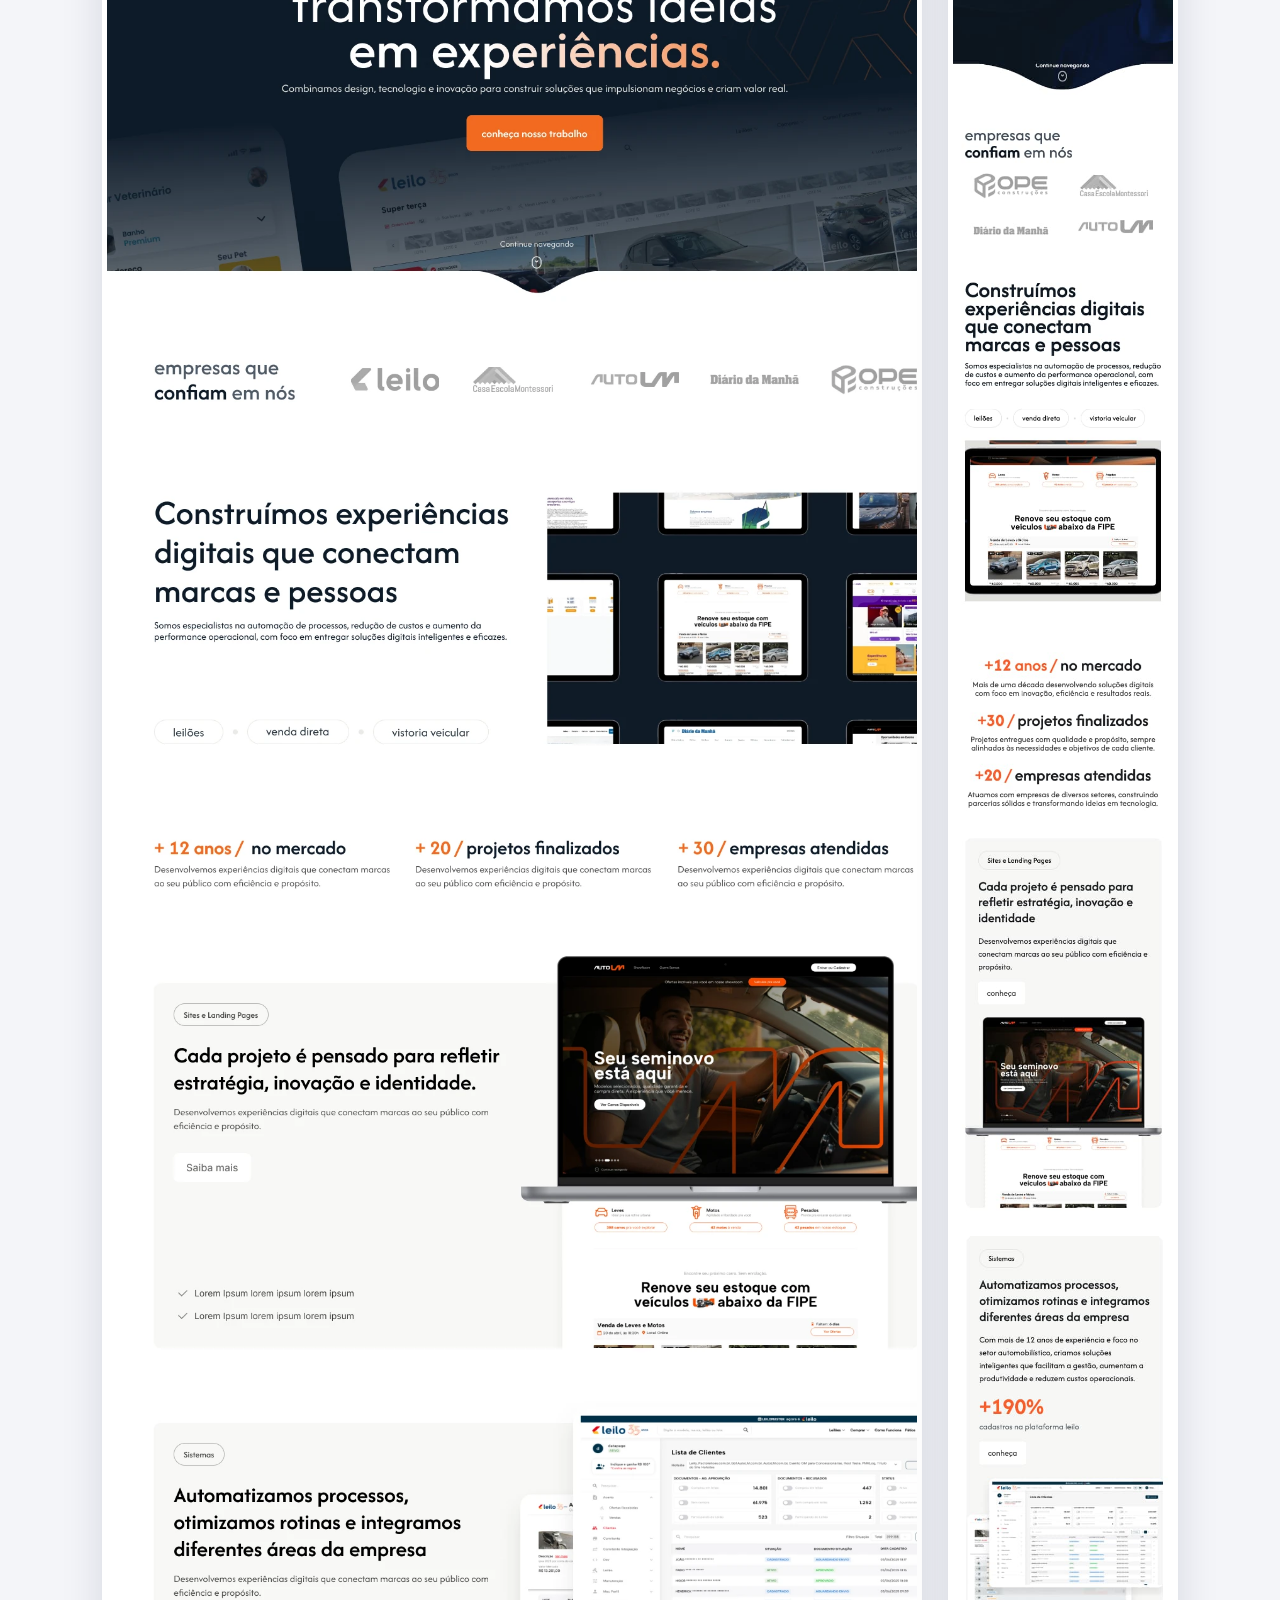
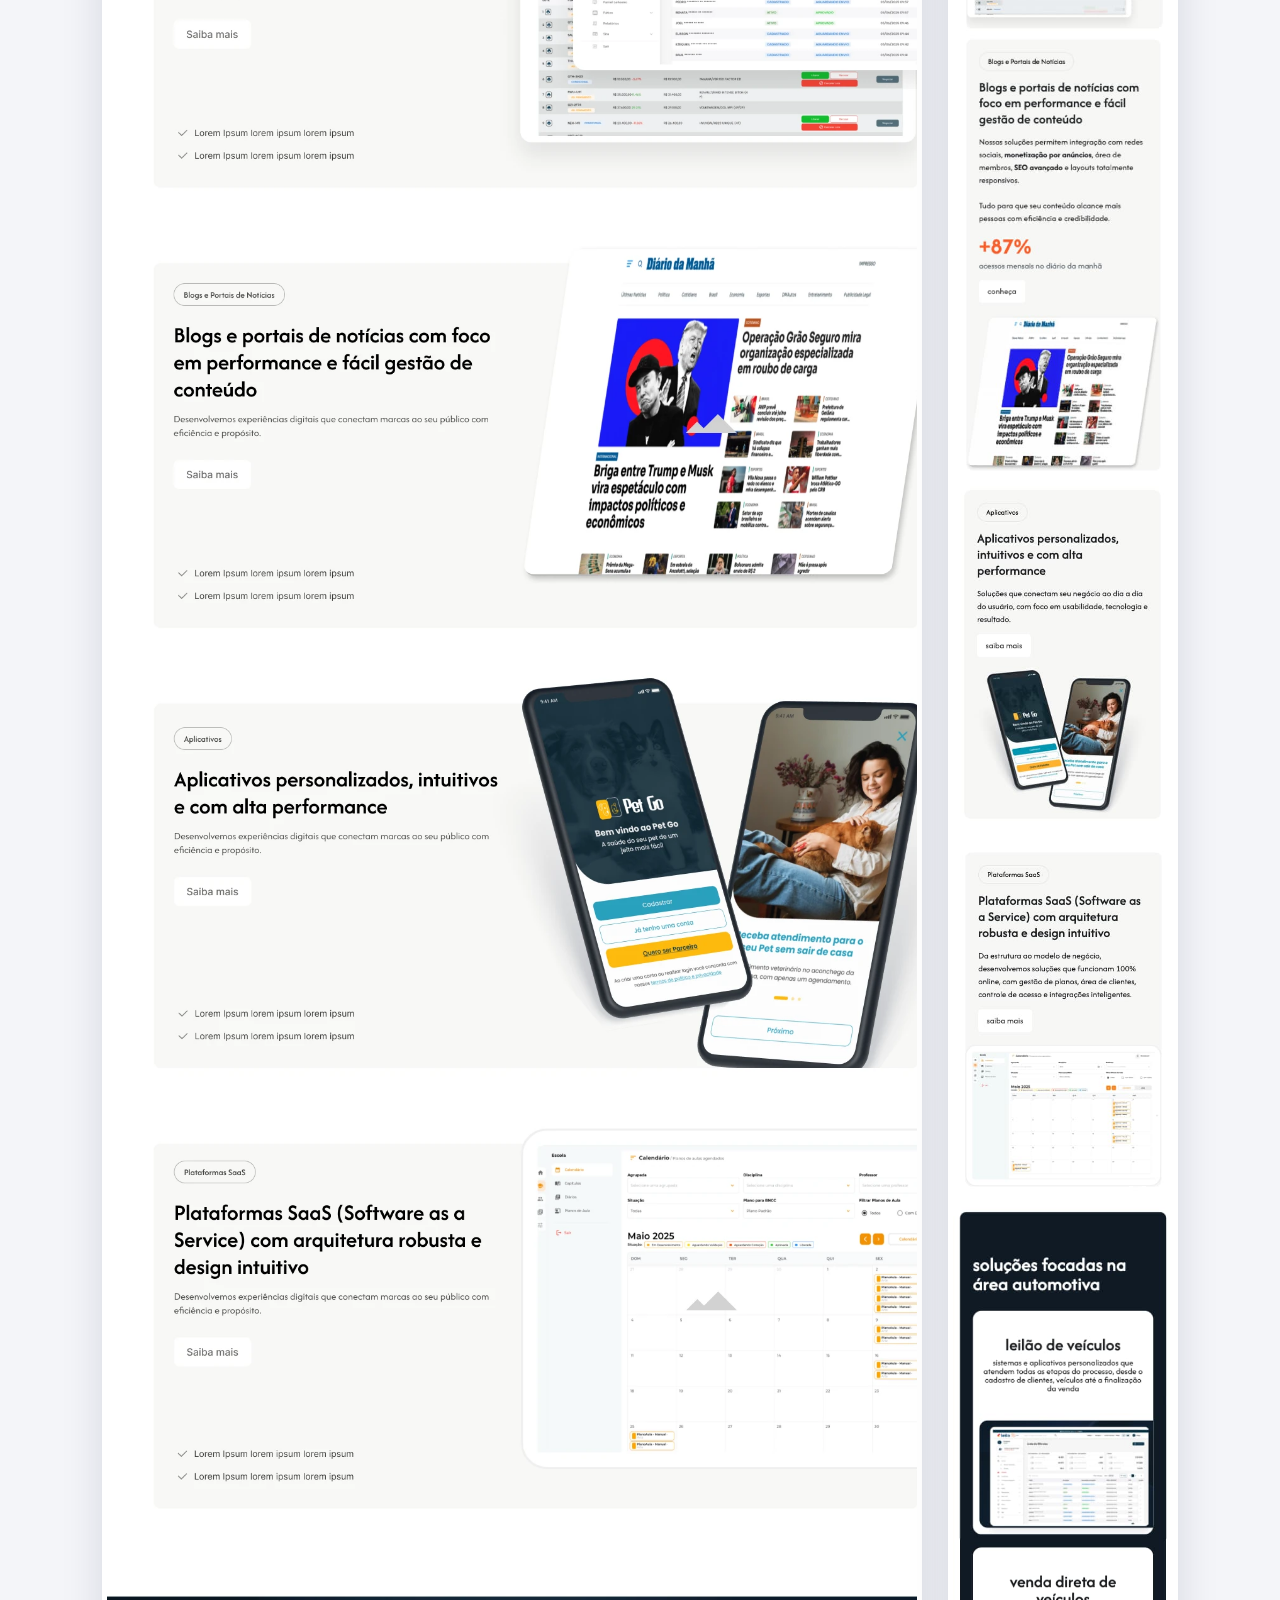
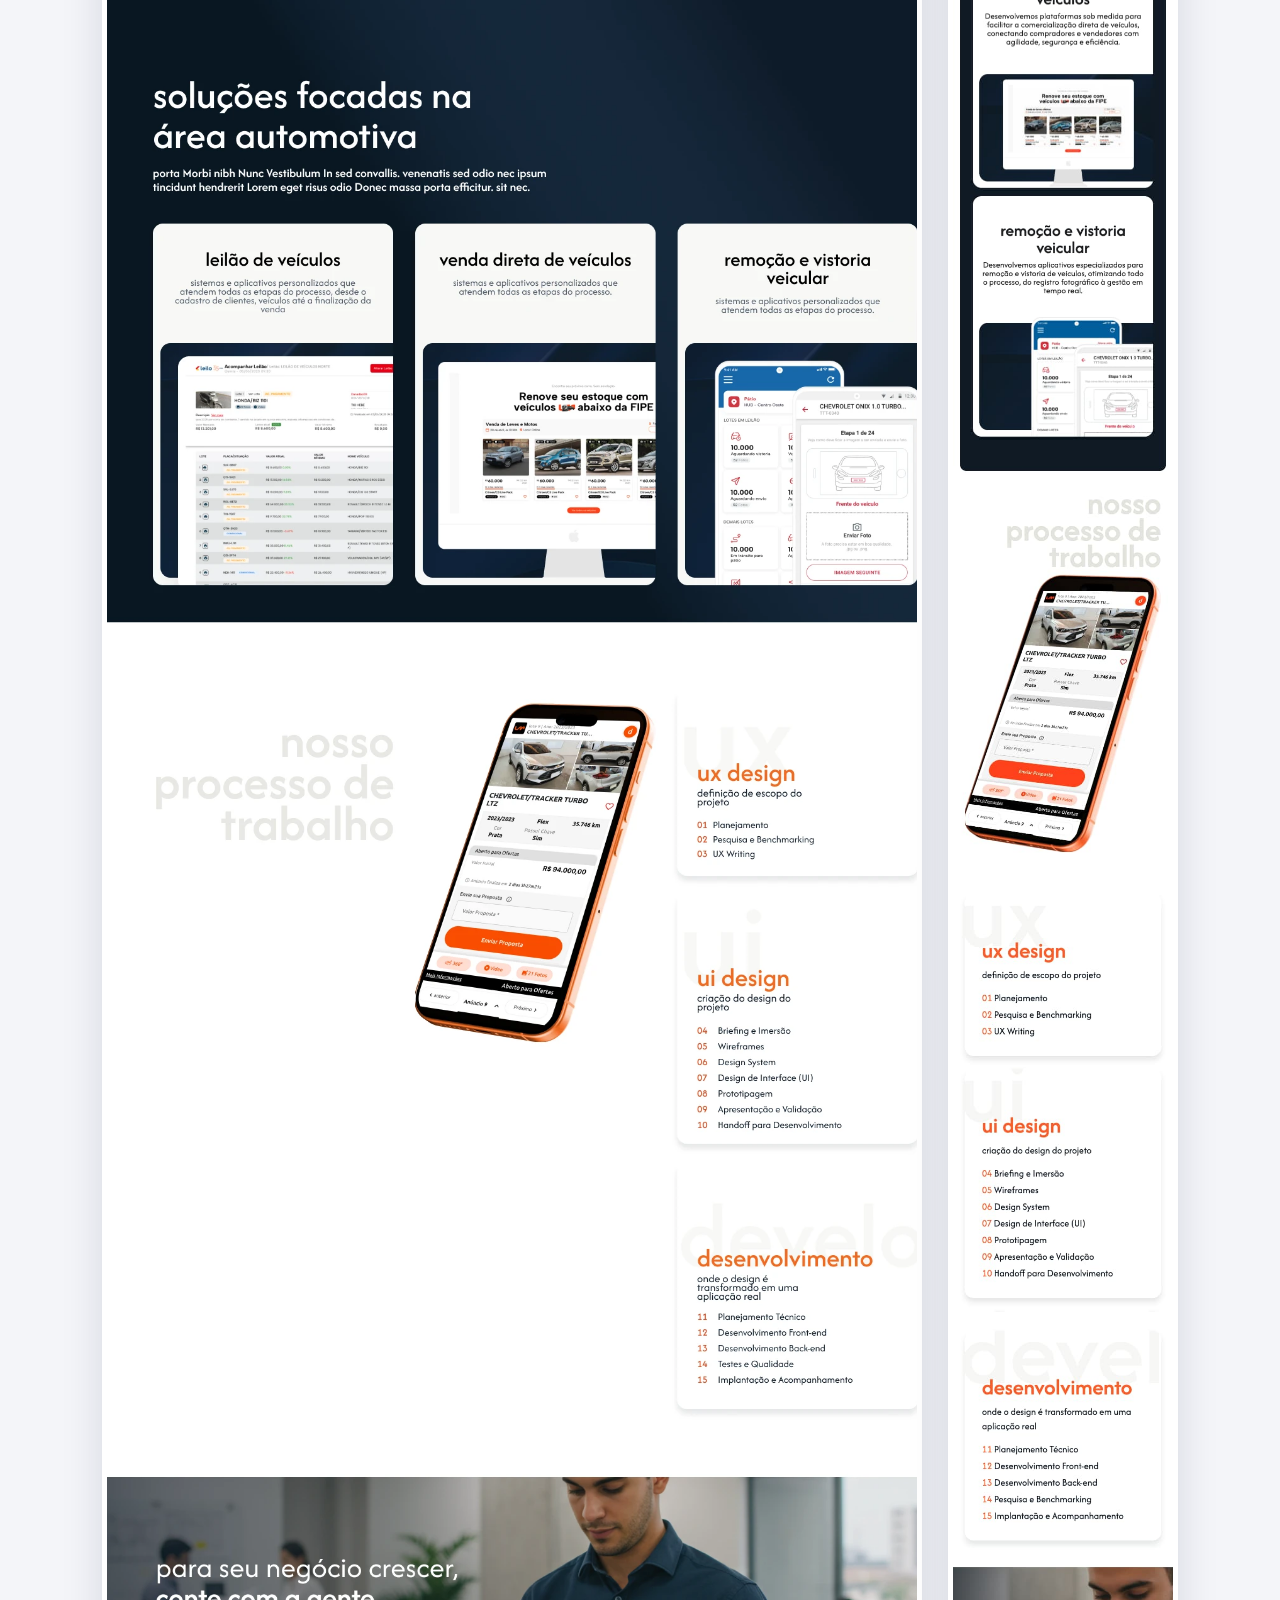
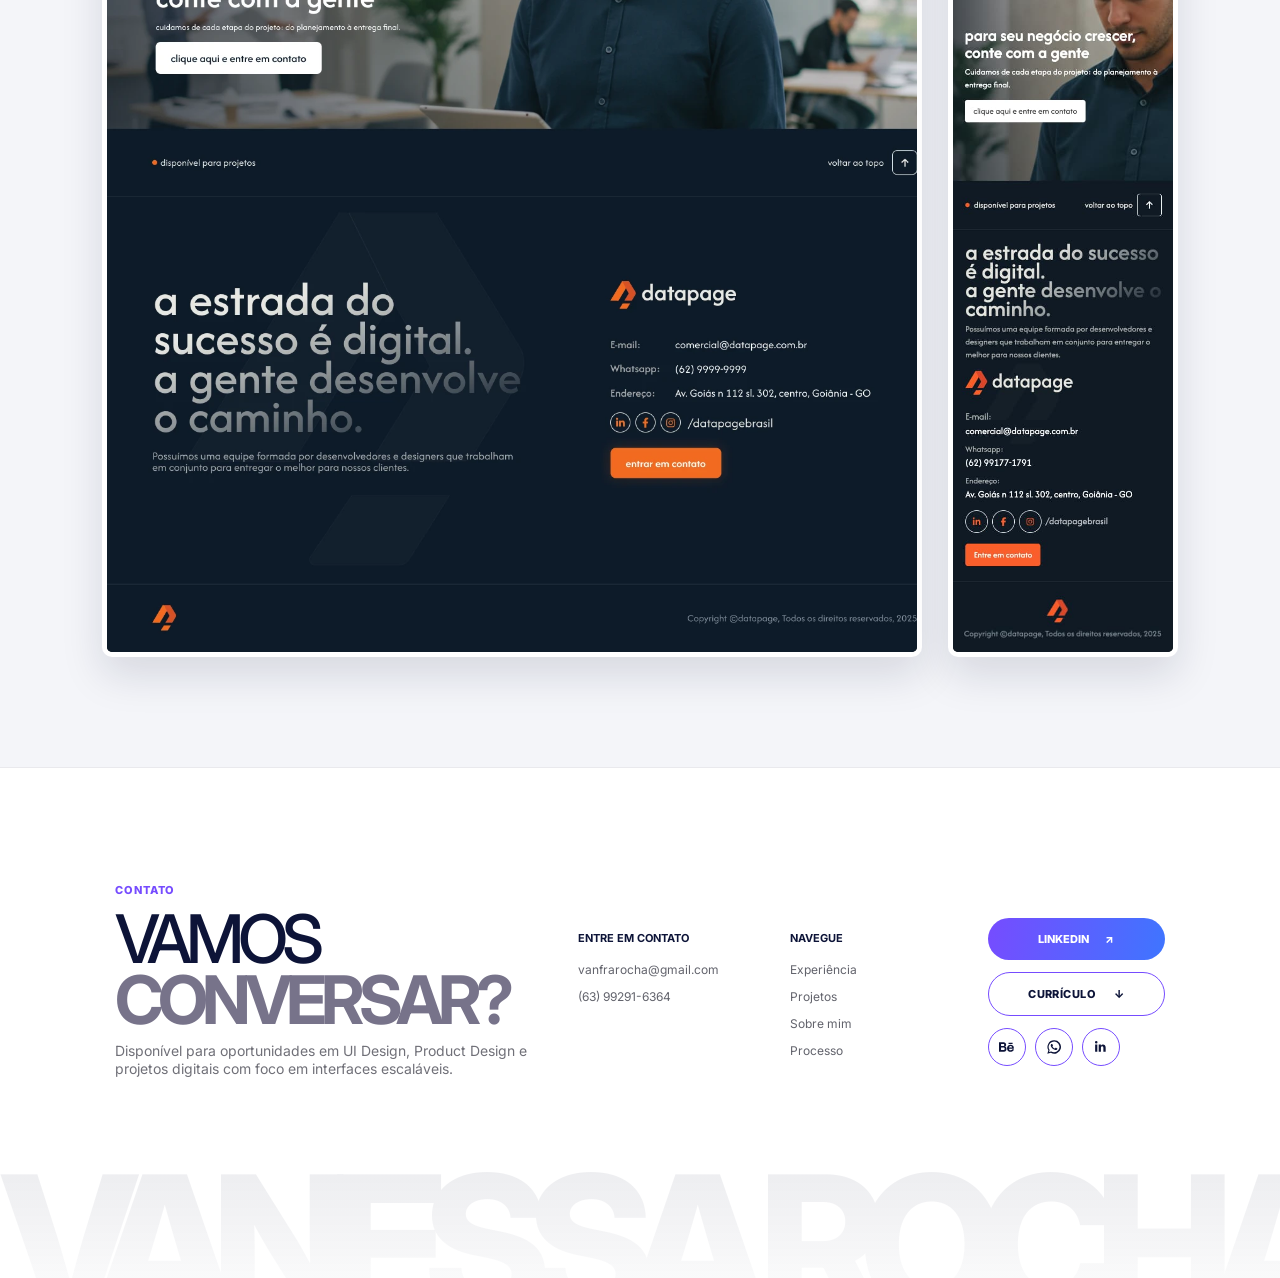
<file: case-datapage.html>
<!doctype html>
<html lang="pt-BR">

<head>
  <meta charset="UTF-8" />
  <meta name="viewport" content="width=device-width, initial-scale=1.0" />
  <title>datapage | Vanessa Rocha</title>
  <meta name="description"
    content="Case datapage por Vanessa Rocha: nova identidade visual, reposicionamento de marca e landing page responsiva para empresa de tecnologia atuante desde 2012." />
  <meta name="keywords"
    content="datapage, branding, identidade visual, landing page, UI Design, site institucional, software house, Vanessa Rocha, portfolio UX UI" />
  <meta name="author" content="Vanessa Rocha" />
  <meta name="robots" content="index, follow" />
  <meta name="theme-color" content="#ff641e" />
  <meta property="og:type" content="article" />
  <meta property="og:locale" content="pt_BR" />
  <meta property="og:title" content="Case datapage | Vanessa Rocha" />
  <meta property="og:description"
    content="Nova identidade visual e landing page responsiva para comunicar trajetória, projetos, foco e processo de uma empresa de tecnologia." />
  <meta property="og:image" content="./assets/datapage.png" />
  <meta property="og:image:alt" content="Case datapage por Vanessa Rocha" />
  <meta name="twitter:card" content="summary_large_image" />
  <meta name="twitter:title" content="Case datapage | Vanessa Rocha" />
  <meta name="twitter:description"
    content="Nova identidade visual e landing page responsiva para uma empresa de tecnologia." />
  <meta name="twitter:image" content="./assets/datapage.png" />
  <link rel="icon" type="image/png" href="./assets/favicon.png" />
  <link rel="preconnect" href="https://fonts.googleapis.com" />
  <link rel="preconnect" href="https://fonts.gstatic.com" crossorigin />
  <link href="https://fonts.googleapis.com/css2?family=Inter:wght@400;500;600;700;800&display=swap" rel="stylesheet" />
  <link rel="stylesheet" href="./case-styles.css" />
  <script defer src="./case-script.js?v=5"></script>
</head>

<body style="--accent:#ff641e;--accent-soft:rgba(255,100,30,.17)">
  <div class="page-grid" aria-hidden="true"></div>
  <header class="site-header"><a class="brand" href="./index.html"><img class="brand-mark" src="./assets/logo_vr.svg" alt="" /><span>Vanessa
        Rocha</span></a>
    <nav class="case-nav"><a href="./index.html#projetos">Projetos</a><a href="#identidade">Identidade</a><a
        href="#resultado">Resultado</a></nav><div class="header-actions"><a class="header-cta" href="./index.html#contato">Vamos conversar
      <span>↗</span></a><button class="theme-toggle" type="button" aria-label="Ativar tema escuro" aria-pressed="false"><span></span></button></div>
  </header>
  <main>
    <section class="case-hero">
      <div class="hero-glow hero-glow-a"></div>
      <div class="hero-glow hero-glow-b"></div>
      <div class="case-hero-grid">
        <div class="reveal">
          <div class="case-badges"><span>Branding</span><span>Identidade visual</span><span>Landing
              page</span><span>Responsivo</span></div>
          <h1 class="case-title"><strong>datapage</strong></h1>
          <p class="case-subtitle">Reposicionamento visual de uma empresa de tecnologia atuante desde 2012, seguido da
            criação de uma landing page institucional para apresentar história, projetos, foco e processo de trabalho.
          </p>
        </div>
        <aside class="case-meta reveal">
          <div class="meta-group"><span class="meta-label">Data</span><strong>2025</strong></div>
          <div class="meta-group"><span class="meta-label">Workflow</span>
            <p>Diagnóstico da marca<br />Nova identidade<br />Direção de arte<br />Landing page</p>
          </div>
          <div class="meta-group"><span class="meta-label">Entregas</span>
            <p>Nova logo<br />Identidade visual<br />Home desktop e mobile</p>
          </div>
        </aside>
      </div>
      <div class="hero-art reveal"><img src="./assets/datapage.png" alt="Mockup principal datapage" /></div>
      <div class="scroll-note">Role para explorar ↓</div>
    </section>
    <section class="objectives section" id="objetivos">
      <div class="objectives-grid">
        <div class="reveal"><span class="eyebrow">Objetivos</span>
          <h2>Comunicar tecnologia com <strong>personalidade</strong></h2>
        </div>
        <div class="objective-card reveal">
          <p>A datapage já tinha trajetória, clientes relevantes e experiência técnica, mas sua identidade visual ainda
            não refletia esse amadurecimento. A proposta foi atualizar a percepção da empresa sem apagar sua origem.</p>
          <div class="objective-list"><span>Reposicionar a marca</span><span>Preservar reconhecimento</span><span>Criar
              presença digital</span></div>
        </div>
      </div>
    </section>
    <section class="datapage-brand section" id="identidade">
      <div class="datapage-brand-heading reveal">
        <span class="eyebrow">Identidade visual</span>
        <h2>Da marca antiga para uma presença <strong>mais atual</strong></h2>
        <p>A empresa já atuava desde 2012, atendendo uma das maiores empresas de leilão do Brasil e acumulando
          experiência em projetos para bancos como Itaú e Bradesco. A logo original já vinha sendo atualizada ao longo
          dos anos, mantendo o universo amarelo e preto. A nova proposta trouxe uma identidade mais contemporânea,
          tecnológica e preparada para sustentar a comunicação institucional.</p>
      </div>
      <div class="brand-gallery">
        <figure class="brand-image-card reveal">
          <img src="./assets/datapage/identidade-1.webp" data-final-src="./assets/datapage/identidade-1.webp"
            alt="Identidade visual datapage: evolução da marca" />
        </figure>
        <figure class="brand-image-card reveal">
          <img src="./assets/datapage/identidade-2.webp" data-final-src="./assets/datapage/identidade-2.webp"
            alt="Identidade visual datapage: nova logo" />
        </figure>
        <figure class="brand-image-card reveal">
          <img src="./assets/datapage/identidade-3.webp" data-final-src="./assets/datapage/identidade-3.webp"
            alt="Identidade visual datapage: sistema visual" />
        </figure>
        <figure class="brand-image-card reveal">
          <img src="./assets/datapage/identidade-4.webp" data-final-src="./assets/datapage/identidade-4.webp"
            alt="Identidade visual datapage aplicada à landing page" />
        </figure>
      </div>
    </section>
    <section class="step section">
      <div class="step-grid">
        <div class="step-copy reveal"><span class="step-number">Passo 01</span>
          <h2>História e <strong>posicionamento</strong></h2>
          <p>Organização dos principais pontos da trajetória da datapage: atuação desde 2012, experiência em leilões,
            passagem por projetos bancários e capacidade de construir produtos digitais complexos.</p>
        </div>
        <div class="step-visual reveal">
          <div class="visual-main"><img src="./assets/datapage/section-1.1.webp" alt="Visão datapage" /><span
              class="visual-overlay"></span><span class="visual-label">Exploração de marca</span></div>
          <div class="visual-main">
            <img src="./assets/datapage/identidade-5.webp" alt="Detalhe desktop datapage"
              style="object-position:left center" />
          </div>
        </div>
      </div>
    </section>
    <section class="step section">
      <div class="step-grid">
        <div class="step-copy reveal"><span class="step-number">Passo 02</span>
          <h2>Nova logo e <strong>identidade</strong></h2>
          <p>Criação de uma nova marca visual a partir do histórico amarelo e preto, trazendo mais maturidade,
            legibilidade e consistência para os pontos de contato digitais.</p>
        </div>
        <div class="step-visual reveal">
          <article class="case-video-card">
            <span class="case-video-label">Nova marca</span>
            <div class="case-video-player">
              <video controls preload="metadata" poster="./assets/datapage/identidade-2.webp"
                data-video-src="./assets/datapage/nova-marca.mp4" src="./assets/datapage/nova-marca.mp4"
                aria-label="Demonstração da nova marca do projeto Datapage">
                Seu navegador não suporta a reprodução de vídeo.
              </video>
              <button class="video-play-button" type="button" aria-label="Reproduzir vídeo da nova marca">
                <span class="video-play-icon" aria-hidden="true"></span>
              </button>
            </div>
          </article>
        </div>
      </div>
    </section>
    <section class="step section">
      <div class="step-grid">
        <div class="step-copy reveal"><span class="step-number">Passo 03</span>
          <h2>Landing page <strong>institucional</strong></h2>
          <p>Desenvolvimento da home para explicar quem é a empresa, quais projetos sustentam sua autoridade, seu foco
            de atuação e como funciona o processo de trabalho.</p>
        </div>
        <div class="step-visual reveal">
          <div class="visual-row">
            <div class="visual-small"><img src="./assets/datapage/section-3.1.webp" alt="Desktop datapage"
                style="object-position:20% center" /></div>
            <div class="visual-small"><img src="./assets/datapage/section-3.2.webp" alt="Mobile datapage"
                style="object-position:80% center" /></div>
          </div>
          <div class="visual-main"><img src="./assets/datapage/section-3.3.webp" alt="Interface final datapage" /></div>
        </div>
      </div>
    </section>
    <section class="result section" id="resultado">
      <div class="result-grid">
        <div class="result-copy reveal"><span class="eyebrow">Passo 04 · Resultado final</span>
          <h2>Landing page <strong>desktop e mobile</strong></h2>
          <p>O resultado combina nova identidade visual e uma landing page responsiva, apresentando a datapage como uma
            parceira de tecnologia experiente, objetiva e preparada para projetos digitais complexos.</p>
        </div>
        <div class="result-showcase reveal mobile">
          <div class="result-mockup result-desktop"><img src="./assets/datapage/wireframe1.webp"
              alt="Home desktop final da datapage" style="object-position:25% center" /></div>
          <div class="result-mockup result-mobile"><img src="./assets/datapage/wireframe2.webp"
              alt="Home mobile final da datapage" style="object-position:82% center" /></div>
        </div>
      </div>
    </section>
  </main>
  <footer class="contact section" id="contato">
    <div class="contact-title reveal"><span class="eyebrow">Contato</span>
      <h2>Vamos<br /><em>conversar?</em></h2>
      <p>Disponível para oportunidades em UI Design, Product Design e projetos digitais com foco em interfaces
        escaláveis.</p>
    </div>
    <div class="contact-block reveal"><strong>Entre em contato</strong><a
        href="mailto:vanfrarocha@gmail.com">vanfrarocha@gmail.com</a><a href="tel:+5563992916364">(63) 99291-6364</a>
    </div>
    <div class="contact-block reveal"><strong>Navegue</strong><a href="./index.html#experiencia">Experiência</a><a
        href="./index.html#projetos">Projetos</a><a href="./index.html#sobre">Sobre mim</a><a
        href="./index.html#processo">Processo</a></div>
    <div class="social-block reveal"><a class="primary-button" href="https://www.linkedin.com/in/vanfranrocha/"
        target="_blank" rel="noreferrer">LinkedIn <span>↗</span></a><a class="outline-button"
        href="./assets/curriculo-vanessa-rocha.pdf" download>Currículo <span>↓</span></a>
      <div class="social-circles"><a href="https://be.net/vanfranrocha" target="_blank" rel="noreferrer"
          aria-label="Behance"></a><a href="https://wa.me/5563992916364" target="_blank" rel="noreferrer"
          aria-label="WhatsApp"></a><a href="https://www.linkedin.com/in/vanfranrocha/" target="_blank" rel="noreferrer"
          aria-label="LinkedIn"></a></div>
    </div>
    <div class="footer-name">Vanessa Rocha</div>
  </footer>
</body>

</html>
</file>
<file: case-styles.css>
:root {
  --bg: #f8f8f5;
  --paper: #ffffff;
  --ink: #0d1438;
  --muted: #707078;
  --line: rgba(13, 20, 56, 0.09);
  --purple: #764cff;
  --blue: #3f75ff;
  --accent: #5f5bff;
  --accent-soft: rgba(95, 91, 255, 0.14);
  --deep: #101536;
  --radius: 22px;
}

* {
  box-sizing: border-box;
}

html {
  scroll-behavior: smooth;
}

body {
  margin: 0;
  color: var(--ink);
  background: var(--bg);
  font-family: Inter, Arial, sans-serif;
  overflow-x: hidden;
}

a {
  color: inherit;
  text-decoration: none;
}

img {
  display: block;
  max-width: 100%;
}

.page-grid {
  position: fixed;
  inset: 0;
  z-index: -1;
  pointer-events: none;
  background-image: linear-gradient(var(--line) 1px, transparent 1px), linear-gradient(90deg, var(--line) 1px, transparent 1px);
  background-size: calc(100vw / 12) 78px;
  opacity: .42;
}

.site-header {
  position: fixed;
  inset: 0 0 auto;
  z-index: 20;
  display: grid;
  grid-template-columns: 1fr auto 1fr;
  align-items: center;
  padding: 25px 5vw;
  background: rgba(248, 248, 245, .78);
  border-bottom: 1px solid transparent;
  backdrop-filter: blur(16px);
  transition: .35s;
}

.site-header.scrolled {
  border-color: var(--line);
  padding-block: 17px;
}

.brand {
  display: flex;
  align-items: center;
  gap: 11px;
  font-size: 13px;
  font-weight: 700;
  letter-spacing: .03em;
  text-transform: uppercase;
}

.brand-mark {
  display: block;
  width: 28px;
  height: 28px;
  object-fit: contain;
}

.case-nav {
  display: flex;
  gap: 28px;
  font-size: 11px;
  font-weight: 700;
  letter-spacing: .08em;
  text-transform: uppercase;
}

.case-nav a {
  opacity: .65;
  transition: .25s;
}

.case-nav a:hover {
  color: var(--accent);
  opacity: 1;
}

.header-cta {
  justify-self: end;
  display: flex;
  align-items: center;
  gap: 12px;
  font-size: 11px;
  font-weight: 700;
  letter-spacing: .08em;
  text-transform: uppercase;
}

.header-cta span {
  display: grid;
  width: 31px;
  height: 31px;
  place-items: center;
  border: 1px solid var(--line);
  border-radius: 50%;
}

.header-actions {
  justify-self: end;
  display: flex;
  align-items: center;
  gap: 12px;
}

.theme-toggle {
  display: grid;
  width: 43px;
  height: 31px;
  padding: 0;
  place-items: center;
  border: 1px solid var(--line);
  border-radius: 99px;
  background: rgba(255, 255, 255, .38);
  cursor: pointer;
  transition: .25s;
}

.theme-toggle span {
  width: 15px;
  height: 15px;
  border-radius: 50%;
  background: linear-gradient(145deg, var(--purple), var(--blue));
  transform: translateX(-5px);
  transition: .25s;
}

body.theme-dark .theme-toggle {
  background: rgba(255, 255, 255, .08);
}

body.theme-dark .theme-toggle span {
  transform: translateX(5px);
  box-shadow: 0 0 18px rgba(118, 76, 255, .55);
}

.case-hero {
  position: relative;
  min-height: 900px;
  padding: 155px 8vw 80px;
  overflow: hidden;
}

.hero-glow {
  position: absolute;
  width: 420px;
  height: 420px;
  border-radius: 50%;
  background: var(--accent-soft);
  filter: blur(55px);
  opacity: .65;
  pointer-events: none;
}

.hero-glow-a {
  top: 40px;
  right: 3%;
}

.hero-glow-b {
  bottom: 80px;
  left: -10%;
}

.case-hero-grid {
  position: relative;
  z-index: 1;
  display: grid;
  grid-template-columns: minmax(0, 1.35fr) minmax(240px, .55fr);
  gap: 70px;
  max-width: 1180px;
  margin: 0 auto;
}

.case-badges,
.case-tags {
  display: flex;
  flex-wrap: wrap;
  gap: 8px;
}

.case-badges span,
.case-tags span {
  padding: 8px 16px;
  border: 1px solid var(--line);
  border-radius: 99px;
  color: var(--ink);
  background: rgba(255, 255, 255, .55);
  font-size: 10px;
  font-weight: 700;
  letter-spacing: .04em;
  text-transform: uppercase;
}

.case-badges span:first-child {
  color: white;
  border-color: var(--accent);
  background: var(--accent);
}

.case-title {
  max-width: 760px;
  margin: 42px 0 22px;
  font-size: clamp(62px, 8vw, 96px);
  line-height: .86;
  letter-spacing: -.1em;
  font-weight: 500;
  text-transform: uppercase;
}

.case-title strong {
  font-weight: 800;
}

.case-subtitle {
  max-width: 540px;
  color: var(--muted);
  font-size: 16px;
  line-height: 1.42;
}

.case-meta {
  display: grid;
  align-content: start;
  gap: 30px;
  padding-top: 14px;
}

.meta-group {
  padding-bottom: 24px;
  border-bottom: 1px solid var(--line);
}

.meta-group:last-child {
  border-bottom: 0;
}

.meta-label {
  display: block;
  margin-bottom: 9px;
  color: var(--accent);
  font-size: 10px;
  font-weight: 800;
  letter-spacing: .1em;
  text-transform: uppercase;
}

.meta-group strong,
.meta-group p {
  display: block;
  margin: 0;
  font-size: 13px;
  line-height: 1.45;
}

.meta-group p {
  color: var(--muted);
}

.hero-art {
  position: relative;
  z-index: 2;
  max-width: 1180px;
  height: 510px;
  margin: 58px auto 0;
  padding: 32px;
  border-radius: 28px;
  background: linear-gradient(145deg, var(--deep), #060817);
  box-shadow: 0 40px 80px rgba(13, 20, 56, .2);
  overflow: hidden;
}

.hero-art::before {
  content: "";
  position: absolute;
  inset: auto -8% -65% 18%;
  height: 110%;
  border-radius: 50%;
  background: var(--accent-soft);
  filter: blur(20px);
}

.hero-art img {
  position: relative;
  width: 100%;
  height: 100%;
  border-radius: 16px;
  object-fit: cover;
  object-position: center;
}

.scroll-note {
  position: absolute;
  right: 5vw;
  bottom: 30px;
  color: var(--muted);
  font-size: 10px;
  font-weight: 800;
  letter-spacing: .15em;
  text-transform: uppercase;
}

.section {
  position: relative;
  padding: 110px 8vw;
}

.objectives {
  color: white;
  background: var(--deep);
  overflow: hidden;
}

.objectives::before {
  content: "OBJECTIVES";
  position: absolute;
  top: 25px;
  left: 0;
  right: 0;
  color: transparent;
  background: linear-gradient(180deg, rgba(255, 255, 255, .08), rgba(255, 255, 255, 0));
  -webkit-background-clip: text;
  background-clip: text;
  font-size: clamp(90px, 16vw, 220px);
  font-weight: 800;
  letter-spacing: -.13em;
  line-height: .8;
  text-align: center;
  white-space: nowrap;
}

.objectives-grid {
  position: relative;
  z-index: 1;
  display: grid;
  grid-template-columns: .75fr 1.25fr;
  gap: 70px;
  align-items: end;
  max-width: 1180px;
  margin: auto;
  padding-top: 80px;
}

.eyebrow {
  display: block;
  margin-bottom: 12px;
  color: var(--accent);
  font-size: 11px;
  font-weight: 800;
  letter-spacing: .08em;
  text-transform: uppercase;
}

.objectives h2,
.step h2,
.result h2 {
  margin: 0;
  font-size: clamp(46px, 5.8vw, 62px);
  line-height: .92;
  letter-spacing: -.09em;
  text-transform: uppercase;
  font-weight: 500;
}

.objectives h2 strong,
.step h2 strong,
.result h2 strong {
  font-weight: 800;
}

.objective-card {
  padding: 34px;
  border-radius: 18px;
  background: rgba(255, 255, 255, .08);
  box-shadow: inset 0 0 0 1px rgba(255, 255, 255, .06);
  backdrop-filter: blur(14px);
}

.objective-card p {
  margin: 0;
  color: rgba(255, 255, 255, .82);
  font-size: 16px;
  line-height: 1.5;
}

.objective-list {
  display: grid;
  grid-template-columns: repeat(3, 1fr);
  gap: 14px;
  margin-top: 22px;
}

.objective-list span {
  padding: 17px;
  border-radius: 12px;
  color: rgba(255, 255, 255, .86);
  background: rgba(255, 255, 255, .05);
  font-size: 12px;
  line-height: 1.35;
}

.case-problem {
  color: var(--ink);
  background: #f4f5f9;
  overflow: hidden;
}

.case-problem-grid {
  display: grid;
  grid-template-columns: .75fr 1.25fr;
  gap: 70px;
  align-items: start;
  max-width: 1180px;
  margin: auto;
}

.case-problem-copy {
  position: sticky;
  top: 120px;
}

.case-problem h2 {
  margin: 0;
  font-size: clamp(46px, 5.8vw, 62px);
  line-height: .92;
  letter-spacing: -.09em;
  text-transform: uppercase;
  font-weight: 500;
}

.case-problem h2 strong {
  font-weight: 800;
}

.case-problem-copy p {
  max-width: 390px;
  margin: 24px 0 0;
  color: var(--muted);
  font-size: 14px;
  line-height: 1.5;
}

.case-problem-scope {
  padding: 28px;
  border: 1px solid rgba(13, 20, 56, .07);
  border-radius: 20px;
  background: white;
  box-shadow: 0 18px 42px rgba(13, 20, 56, .07);
}

.scope-summary {
  display: grid;
  grid-template-columns: repeat(3, 1fr);
  gap: 12px;
  padding-bottom: 24px;
  border-bottom: 1px solid var(--line);
}

.scope-summary div {
  min-width: 0;
  padding: 18px;
  border-radius: 14px;
  background: var(--accent-soft);
}

.scope-summary strong,
.scope-summary span {
  display: block;
}

.scope-summary strong {
  color: var(--ink);
  font-size: 25px;
  line-height: 1;
  letter-spacing: -.06em;
}

.scope-summary span {
  margin-top: 8px;
  color: var(--muted);
  font-size: 11px;
  line-height: 1.3;
  text-transform: uppercase;
}

.scope-modules {
  display: flex;
  flex-wrap: wrap;
  gap: 9px;
  margin-top: 24px;
}

.scope-modules span {
  padding: 10px 13px;
  border: 1px solid rgba(13, 20, 56, .08);
  border-radius: 99px;
  color: var(--muted);
  background: #fafafd;
  font-size: 11px;
  font-weight: 600;
}

.case-study {
  color: var(--ink);
  background: #f4f5f9;
  overflow: hidden;
}

.case-study-alt {
  background: white;
}

.case-study-grid {
  display: grid;
  grid-template-columns: .72fr 1.28fr;
  gap: 65px;
  align-items: start;
  max-width: 1180px;
  margin: auto;
}

.case-study-copy {
  position: sticky;
  top: 120px;
}

.case-study h2 {
  margin: 0;
  font-size: clamp(46px, 5.8vw, 62px);
  line-height: .92;
  letter-spacing: -.09em;
  text-transform: uppercase;
  font-weight: 500;
}

.case-study h2 strong {
  font-weight: 800;
}

.case-study-copy p {
  max-width: 390px;
  margin: 24px 0 0;
  color: var(--muted);
  font-size: 14px;
  line-height: 1.5;
}

.persona-grid,
.study-gallery {
  display: grid;
  grid-template-columns: repeat(1, minmax(0, 1fr));
  gap: 18px;
}

.persona-card,
.study-card {
  margin: 0;
  overflow: hidden;
  border: 1px solid rgba(13, 20, 56, .07);
  border-radius: 20px;
  background: white;
  box-shadow: 0 18px 42px rgba(13, 20, 56, .07);
}

.persona-card img,
.study-card img {
  width: 100%;
  height: 100%;
  min-height: 260px;
  object-fit: contain;
  padding: 18px;
}

.study-card.wide {
  grid-column: 1 / -1;
}

.study-card.wide img {
  min-height: 360px;
}

.study-card figcaption {
  padding: 0 18px 18px;
  color: var(--muted);
  font-size: 11px;
  font-weight: 800;
  letter-spacing: .08em;
  text-transform: uppercase;
}

.datapage-brand {
  color: var(--ink);
  background: #f4f5f9;
  overflow: hidden;
}

.datapage-brand-heading {
  max-width: 1180px;
  margin: 0 auto 55px;
}

.datapage-brand-heading h2 {
  max-width: 780px;
  margin: 0;
  font-size: clamp(46px, 5.8vw, 72px);
  line-height: .92;
  letter-spacing: -.09em;
  text-transform: uppercase;
  font-weight: 500;
}

.datapage-brand-heading h2 strong {
  font-weight: 800;
}

.datapage-brand-heading p {
  max-width: 720px;
  margin: 26px 0 0;
  color: var(--muted);
  font-size: 15px;
  line-height: 1.55;
}

.brand-gallery {
  display: grid;
  grid-template-columns: repeat(2, minmax(0, 1fr));
  gap: 22px;
  max-width: 1180px;
  margin: auto;
}

.brand-image-card {
  min-height: 300px;
  margin: 0;
  overflow: hidden;
  border-radius: 24px;
  background: #e9e9ee;
  box-shadow: 0 18px 42px rgba(13, 20, 56, .08);
}

.brand-image-card img {
  display: block;
  width: 100%;
  height: 100%;
  min-height: 300px;
  object-fit: cover;
  object-position: center;
}

.step {
  overflow: hidden;
}

.step:nth-child(even) {
  background: #f2f3f7;
}

.step-grid {
  display: grid;
  grid-template-columns: .8fr 1.2fr;
  gap: 65px;
  align-items: start;
  max-width: 1180px;
  margin: auto;
}

.step-copy {
  position: sticky;
  top: 120px;
  padding-top: 14px;
}

.step-number {
  display: block;
  margin-bottom: 20px;
  color: var(--accent);
  font-size: 13px;
  font-weight: 700;
  text-transform: uppercase;
}

.step-copy p {
  max-width: 380px;
  margin: 24px 0 0;
  color: var(--muted);
  font-size: 14px;
  line-height: 1.48;
}

.step-visual {
  display: grid;
  gap: 18px;
}

.visual-main,
.visual-small {
  position: relative;
  overflow: hidden;
  border-radius: 18px;
  background: #e9e9ee;
  box-shadow: 0 18px 35px rgba(13, 20, 56, .08);
}

.visual-main {
  min-height: 420px;
  max-height: 760px;
}

.visual-main img,
.visual-small img {
  width: 100%;
  height: 100%;
  object-fit: cover;
}

.visual-main.contain img,
.visual-small.contain img {
  object-fit: contain;
  padding: 20px;
}

.visual-main.contain {
  height: 560px;
}

.visual-row {
  display: grid;
  grid-template-columns: repeat(2, 1fr);
  gap: 18px;
}

.visual-small {
  height: 210px;
}

.visual-overlay {
  position: absolute;
  inset: 0;
  background: linear-gradient(135deg, transparent, var(--accent-soft));
  pointer-events: none;
}

.visual-label {
  position: absolute;
  left: 18px;
  bottom: 18px;
  padding: 8px 13px;
  color: white;
  border-radius: 99px;
  background: rgba(13, 20, 56, .72);
  font-size: 10px;
  font-weight: 700;
  text-transform: uppercase;
  backdrop-filter: blur(8px);
}

.case-video {
  color: white;
  background: var(--deep);
}

.case-video-grid {
  display: grid;
  grid-template-columns: .62fr 1.38fr;
  gap: 65px;
  align-items: start;
  max-width: 1180px;
  margin: auto;
}

.case-video-copy {
  position: sticky;
  top: 120px;
  padding-top: 14px;
}

.case-video h2 {
  margin: 0;
  font-size: clamp(46px, 5.8vw, 62px);
  line-height: .92;
  letter-spacing: -.09em;
  text-transform: uppercase;
  font-weight: 500;
}

.case-video h2 strong {
  font-weight: 800;
}

.case-video-copy p {
  max-width: 340px;
  margin: 24px 0 0;
  color: rgba(255, 255, 255, .68);
  font-size: 14px;
  line-height: 1.48;
}

.case-video-list {
  display: grid;
  grid-template-columns: repeat(1, minmax(0, 1fr));
  gap: 18px;
}

.case-video-card {
  min-width: 0;
}

.case-video-label {
  display: block;
  margin-bottom: 11px;
  color: rgba(255, 255, 255, .72);
  font-size: 11px;
  font-weight: 800;
  letter-spacing: .08em;
  text-transform: uppercase;
}

.case-video-player {
  overflow: hidden;
  position: relative;
  border: 1px solid rgba(255, 255, 255, .12);
  border-radius: 18px;
  background: #080b1b;
  box-shadow: 0 24px 60px rgba(0, 0, 0, .28);
}

.case-video-player video {
  display: block;
  width: 100%;
  aspect-ratio: 4 / 3;
  object-fit: cover;
}

.video-play-button {
  position: absolute;
  z-index: 2;
  top: 50%;
  left: 50%;
  display: grid;
  width: 82px;
  height: 82px;
  padding: 0;
  place-items: center;
  border: 1px solid rgba(255, 255, 255, .55);
  border-radius: 50%;
  color: white;
  background: rgba(13, 20, 56, .66);
  box-shadow: 0 12px 30px rgba(0, 0, 0, .28);
  backdrop-filter: blur(10px);
  cursor: pointer;
  transform: translate(-50%, -50%);
  transition: opacity .25s, transform .25s, background .25s;
}

.video-play-button:hover {
  background: var(--accent);
  transform: translate(-50%, -50%) scale(1.08);
}

.video-play-button.is-hidden {
  opacity: 0;
  pointer-events: none;
  transform: translate(-50%, -50%) scale(.88);
}

.video-play-icon {
  width: 0;
  height: 0;
  margin-left: 5px;
  border-top: 10px solid transparent;
  border-bottom: 10px solid transparent;
  border-left: 16px solid currentColor;
}

.result {
  color: var(--ink);
  background: #f4f5f9;
  overflow: hidden;
}

.result::before {
  content: "FINAL UI";
  position: absolute;
  top: 45px;
  left: 0;
  right: 0;
  color: transparent;
  background: linear-gradient(180deg, rgba(13, 20, 56, .055), rgba(13, 20, 56, 0));
  -webkit-background-clip: text;
  background-clip: text;
  font-size: clamp(100px, 18vw, 240px);
  font-weight: 800;
  letter-spacing: -.13em;
  line-height: .8;
  text-align: center;
  white-space: nowrap;
}

.result-grid {
  position: relative;
  z-index: 1;
  max-width: 1180px;
  margin: auto;
  padding-top: 45px;
}

.result-copy {
  max-width: 610px;
}

.result-copy p {
  max-width: 520px;
  margin: 25px 0 0;
  color: var(--muted);
  font-size: 15px;
  line-height: 1.5;
}

.result-showcase {
  display: grid;
  grid-template-columns: minmax(0, 1fr);
  /* grid-template-columns: minmax(0, 1fr) 230px; */
  gap: 26px;
  align-items: start;
  margin-top: 65px;
}

.result-showcase.mobile {
  grid-template-columns: minmax(0, 1fr) 230px;
}

.result-mockup {
  position: relative;
  overflow: hidden;
  border: 5px solid white;
  border-radius: 10px;
  background: #111218;
  box-shadow: 0 18px 42px rgba(13, 20, 56, .13);
}

.result-mockup img {
  width: 100%;
  height: 100%;
  object-fit: cover;
}

.result-desktop {
  height: 100%;
}

.result-mobile {
  height: 100%;
}

.result-mobile img {
  object-position: center;
}

.result-mobile-only {
  grid-template-columns: repeat(2, minmax(220px, 330px));
  justify-content: center;
  gap: 34px;
}

.result-mobile-only .result-mobile {
  height: 680px;
}

.contact {
  display: grid;
  grid-template-columns: 1.4fr .55fr .5fr .6fr;
  gap: 50px;
  min-height: 420px;
  padding: 115px 9vw 200px;
  border-top: 1px solid var(--line);
  background: white;
  overflow: hidden;
}

.contact .eyebrow {
  color: var(--purple);
}

.contact-title h2 {
  margin: 0;
  font-size: 67px;
  line-height: .91;
  letter-spacing: -.09em;
  text-transform: uppercase;
  font-weight: 500;
}

.contact-title h2 em {
  color: #77738a;
  font-style: normal;
  font-weight: 700;
}

.contact-title p {
  max-width: 490px;
  margin: 11px 0 0;
  color: var(--muted);
  font-size: 14px;
  line-height: 1.3;
}

.contact-block {
  display: flex;
  flex-direction: column;
  gap: 12px;
  padding-top: 48px;
  font-size: 12px;
}

.contact-block strong {
  margin-bottom: 5px;
  font-size: 11px;
  text-transform: uppercase;
}

.contact-block a {
  color: #62636c;
}

.contact-block a:hover {
  color: var(--purple);
}

.social-block {
  display: flex;
  flex-direction: column;
  gap: 12px;
  padding-top: 35px;
}

.social-block .primary-button,
.outline-button {
  min-width: 145px;
  padding: 14px 18px;
}

.outline-button {
  display: flex;
  align-items: center;
  justify-content: center;
  gap: 18px;
  color: var(--ink);
  border: 1px solid var(--purple);
  border-radius: 99px;
  background: white;
  font-size: 11px;
  font-weight: 800;
  letter-spacing: .04em;
  text-transform: uppercase;
  transition: .3s;
}

.social-circles {
  display: flex;
  gap: 9px;
}

.social-circles a {
  display: grid;
  width: 38px;
  height: 38px;
  place-items: center;
  color: var(--ink);
  border: 1px solid var(--purple);
  border-radius: 50%;
  font-size: 11px;
  font-weight: 700;
}

.social-circles a::before {
  content: "";
  width: 16px;
  height: 16px;
  background: currentColor;
  mask-position: center;
  mask-repeat: no-repeat;
  mask-size: contain;
  -webkit-mask-position: center;
  -webkit-mask-repeat: no-repeat;
  -webkit-mask-size: contain;
}

.social-circles a[aria-label="Behance"]::before {
  mask-image: url("data:image/svg+xml,%3Csvg xmlns='http://www.w3.org/2000/svg' viewBox='0 0 24 24'%3E%3Cpath d='M8.7 11.1s2-.15 2-2.48C10.7 6.3 9.06 5 6.98 5H0v14h7.15s4.05.13 4.05-4.13c0 0 .18-3.77-2.5-3.77ZM3.08 7.49h3.9s.93 0 .93 1.35c0 1.36-.55 1.56-1.18 1.56H3.08V7.49Zm3.9 9.03h-3.9v-3.74h4.07s1.39-.02 1.39 1.92c0 1.64-1.04 1.82-1.56 1.82ZM17.45 8.55c-5.36 0-5.35 5.35-5.35 5.35s-.37 5.32 5.35 5.32c0 0 4.77.27 4.77-3.7h-2.45s.08 1.5-2.24 1.5c0 0-2.45.17-2.45-2.42h7.22s.79-6.05-4.85-6.05Zm-2.4 4.2s.3-2.15 2.45-2.15 2.12 2.15 2.12 2.15h-4.57ZM14.3 5.7h6.1v1.82h-6.1V5.7Z'/%3E%3C/svg%3E");
  -webkit-mask-image: url("data:image/svg+xml,%3Csvg xmlns='http://www.w3.org/2000/svg' viewBox='0 0 24 24'%3E%3Cpath d='M8.7 11.1s2-.15 2-2.48C10.7 6.3 9.06 5 6.98 5H0v14h7.15s4.05.13 4.05-4.13c0 0 .18-3.77-2.5-3.77ZM3.08 7.49h3.9s.93 0 .93 1.35c0 1.36-.55 1.56-1.18 1.56H3.08V7.49Zm3.9 9.03h-3.9v-3.74h4.07s1.39-.02 1.39 1.92c0 1.64-1.04 1.82-1.56 1.82ZM17.45 8.55c-5.36 0-5.35 5.35-5.35 5.35s-.37 5.32 5.35 5.32c0 0 4.77.27 4.77-3.7h-2.45s.08 1.5-2.24 1.5c0 0-2.45.17-2.45-2.42h7.22s.79-6.05-4.85-6.05Zm-2.4 4.2s.3-2.15 2.45-2.15 2.12 2.15 2.12 2.15h-4.57ZM14.3 5.7h6.1v1.82h-6.1V5.7Z'/%3E%3C/svg%3E");
}

.social-circles a[aria-label="WhatsApp"]::before {
  mask-image: url("data:image/svg+xml,%3Csvg xmlns='http://www.w3.org/2000/svg' viewBox='0 0 24 24'%3E%3Cpath d='M12.04 2a9.84 9.84 0 0 0-8.46 14.86L2 22l5.28-1.54A9.97 9.97 0 1 0 12.04 2Zm0 17.95a8.1 8.1 0 0 1-4.13-1.13l-.3-.18-3.13.91.94-3.05-.2-.31A8.1 8.1 0 1 1 12.04 19.95Zm4.45-6.07c-.24-.12-1.44-.71-1.66-.79-.22-.08-.38-.12-.55.12-.16.25-.63.79-.77.95-.14.16-.28.18-.52.06-.25-.12-1.03-.38-1.97-1.22a7.4 7.4 0 0 1-1.36-1.69c-.14-.24-.02-.37.1-.49.11-.11.25-.28.37-.43.12-.14.16-.24.24-.4.08-.17.04-.31-.02-.43-.06-.12-.55-1.32-.75-1.81-.2-.48-.4-.41-.55-.42h-.46c-.16 0-.42.06-.65.3-.22.25-.85.84-.85 2.04s.87 2.36 1 2.52c.12.16 1.72 2.63 4.17 3.68.58.25 1.04.4 1.39.52.58.19 1.11.16 1.53.1.47-.07 1.44-.59 1.64-1.16.2-.57.2-1.06.14-1.16-.06-.1-.22-.16-.46-.28Z'/%3E%3C/svg%3E");
  -webkit-mask-image: url("data:image/svg+xml,%3Csvg xmlns='http://www.w3.org/2000/svg' viewBox='0 0 24 24'%3E%3Cpath d='M12.04 2a9.84 9.84 0 0 0-8.46 14.86L2 22l5.28-1.54A9.97 9.97 0 1 0 12.04 2Zm0 17.95a8.1 8.1 0 0 1-4.13-1.13l-.3-.18-3.13.91.94-3.05-.2-.31A8.1 8.1 0 1 1 12.04 19.95Zm4.45-6.07c-.24-.12-1.44-.71-1.66-.79-.22-.08-.38-.12-.55.12-.16.25-.63.79-.77.95-.14.16-.28.18-.52.06-.25-.12-1.03-.38-1.97-1.22a7.4 7.4 0 0 1-1.36-1.69c-.14-.24-.02-.37.1-.49.11-.11.25-.28.37-.43.12-.14.16-.24.24-.4.08-.17.04-.31-.02-.43-.06-.12-.55-1.32-.75-1.81-.2-.48-.4-.41-.55-.42h-.46c-.16 0-.42.06-.65.3-.22.25-.85.84-.85 2.04s.87 2.36 1 2.52c.12.16 1.72 2.63 4.17 3.68.58.25 1.04.4 1.39.52.58.19 1.11.16 1.53.1.47-.07 1.44-.59 1.64-1.16.2-.57.2-1.06.14-1.16-.06-.1-.22-.16-.46-.28Z'/%3E%3C/svg%3E");
}

.social-circles a[aria-label="LinkedIn"]::before {
  mask-image: url("data:image/svg+xml,%3Csvg xmlns='http://www.w3.org/2000/svg' viewBox='0 0 24 24'%3E%3Cpath d='M6.5 8.4H3.2V19h3.3V8.4ZM4.85 3A1.92 1.92 0 1 0 4.85 6.84 1.92 1.92 0 0 0 4.85 3ZM19 12.9c0-3.2-1.7-4.69-4-4.69a3.46 3.46 0 0 0-3.14 1.73V8.4H8.55V19h3.31v-5.25c0-1.38.26-2.72 1.98-2.72 1.69 0 1.71 1.58 1.71 2.81V19H19v-6.1Z'/%3E%3C/svg%3E");
  -webkit-mask-image: url("data:image/svg+xml,%3Csvg xmlns='http://www.w3.org/2000/svg' viewBox='0 0 24 24'%3E%3Cpath d='M6.5 8.4H3.2V19h3.3V8.4ZM4.85 3A1.92 1.92 0 1 0 4.85 6.84 1.92 1.92 0 0 0 4.85 3ZM19 12.9c0-3.2-1.7-4.69-4-4.69a3.46 3.46 0 0 0-3.14 1.73V8.4H8.55V19h3.31v-5.25c0-1.38.26-2.72 1.98-2.72 1.69 0 1.71 1.58 1.71 2.81V19H19v-6.1Z'/%3E%3C/svg%3E");
}

.footer-name {
  position: absolute;
  bottom: -42px;
  font-weight: 800;
  text-transform: uppercase;
  white-space: nowrap;
  left: 0px;
  right: 0px;
  width: 100%;
  color: transparent;
  font-size: clamp(92px, 15vw, 210px);
  letter-spacing: -0.125em;
  line-height: 0.78;
  text-align: center;
  text-transform: uppercase;
  pointer-events: none;
  user-select: none;
  overflow: hidden;
  background: linear-gradient(rgba(13, 20, 56, 0.075) 0%, rgba(13, 20, 56, 0.043) 45%, rgba(13, 20, 56, 0) 100%) text;
  white-space: nowrap;
}

.primary-button {
  display: inline-flex;
  align-items: center;
  justify-content: center;
  gap: 16px;
  min-width: 185px;
  padding: 15px 22px;
  color: white;
  border-radius: 99px;
  background: linear-gradient(100deg, var(--purple), var(--blue));
  font-size: 11px;
  font-weight: 800;
  text-transform: uppercase;
  transition: .3s;
}

.primary-button:hover {
  transform: translateY(-4px);
  box-shadow: 0 14px 30px rgba(88, 82, 255, .26);
}

.reveal {
  opacity: 0;
  transform: translateY(28px);
  transition: opacity .8s cubic-bezier(.2, .8, .2, 1), transform .8s cubic-bezier(.2, .8, .2, 1);
}

.reveal.visible {
  opacity: 1;
  transform: translateY(0);
}

body.theme-dark {
  --bg: #070914;
  --paper: #11162b;
  --ink: #f5f6ff;
  --muted: #a6abc3;
  --line: rgba(255, 255, 255, .09);
  --deep: #090d22;
  color: var(--ink);
  background:
    radial-gradient(circle at 18% 8%, var(--accent-soft), transparent 30%),
    radial-gradient(circle at 86% 16%, rgba(118, 76, 255, .12), transparent 28%),
    #070914;
}

body.theme-dark .site-header {
  background: rgba(7, 9, 20, .78);
}

body.theme-dark .case-badges span {
  color: var(--ink);
  border-color: rgba(255, 255, 255, .11);
  background: rgba(255, 255, 255, .06);
}

body.theme-dark .case-meta {
  border-color: rgba(255, 255, 255, .08);
}

body.theme-dark .hero-art,
body.theme-dark .visual-main,
body.theme-dark .visual-small,
body.theme-dark .brand-image-card {
  background: #11162b;
  box-shadow: 0 24px 50px rgba(0, 0, 0, .32);
}

body.theme-dark .objectives {
  background: #090d22;
}

body.theme-dark .case-problem,
body.theme-dark .case-study,
body.theme-dark .datapage-brand,
body.theme-dark .result,
body.theme-dark .step:nth-child(even) {
  background: #0b0f20;
}

body.theme-dark .case-study-alt {
  background: #070914;
}

body.theme-dark .case-problem-scope {
  background: rgba(17, 22, 43, .9);
  border-color: rgba(255, 255, 255, .08);
  box-shadow: 0 18px 42px rgba(0, 0, 0, .28);
}

body.theme-dark .scope-summary div {
  background: rgba(255, 255, 255, .06);
}

body.theme-dark .scope-modules span {
  color: var(--muted);
  border-color: rgba(255, 255, 255, .08);
  background: rgba(255, 255, 255, .04);
}

body.theme-dark .persona-card,
body.theme-dark .study-card {
  border-color: rgba(255, 255, 255, .08);
  background: rgba(17, 22, 43, .9);
  box-shadow: 0 18px 42px rgba(0, 0, 0, .28);
}

body.theme-dark .step {
  background: #070914;
}

body.theme-dark .result::before,
body.theme-dark .objectives::before {
  background: linear-gradient(180deg, rgba(255, 255, 255, .075), rgba(255, 255, 255, 0));
  -webkit-background-clip: text;
  background-clip: text;
}

body.theme-dark .result-mockup {
  border-color: rgba(255, 255, 255, .78);
  box-shadow: 0 20px 46px rgba(0, 0, 0, .34);
}

body.theme-dark .contact {
  background: #080b17;
}

body.theme-dark .outline-button {
  color: var(--ink);
  background: transparent;
}

body.theme-dark .social-circles a {
  color: var(--ink);
}

body.theme-dark .footer-name {
  color: rgba(255, 255, 255, .045);
}

@media(max-width:900px) {
  .site-header {
    grid-template-columns: 1fr auto;
    padding: 18px 20px;
  }

  .case-nav {
    display: none;
  }

  .header-cta {
    display: none;
  }

  .case-hero {
    min-height: auto;
    padding: 115px 20px 70px;
  }

  .case-hero-grid,
  .objectives-grid,
  .step-grid,
  .case-video-grid,
  .case-problem-grid,
  .case-study-grid {
    display: block;
  }

  .case-title {
    margin-top: 30px;
    font-size: clamp(42px, 12vw, 42px);
  }

  .case-subtitle {
    font-size: 14px;
  }

  .case-meta {
    grid-template-columns: repeat(2, 1fr);
    gap: 18px;
    margin-top: 45px;
  }

  .hero-art {
    height: 270px;
    margin-top: 35px;
    padding: 12px;
    border-radius: 18px;
  }

  .scroll-note {
    display: none;
  }

  .section {
    padding: 80px 20px;
  }

  .objectives-grid,
  .result-grid {
    padding-top: 45px;
  }

  .objective-card {
    margin-top: 35px;
    padding: 24px;
  }

  .objective-list {
    grid-template-columns: 1fr;
  }

  .case-problem-copy {
    position: static;
    margin-bottom: 35px;
  }

  .case-study-copy {
    position: static;
    margin-bottom: 35px;
  }

  .case-problem-scope {
    padding: 18px;
  }

  .scope-summary {
    grid-template-columns: 1fr;
  }

  .datapage-brand-heading {
    margin-bottom: 35px;
  }

  .brand-gallery {
    grid-template-columns: 1fr;
  }

  .persona-grid,
  .study-gallery {
    grid-template-columns: 1fr;
  }

  .persona-card img,
  .study-card img {
    min-height: 220px;
    padding: 12px;
  }

  .brand-image-card {
    min-height: 330px;
  }

  .brand-image-card img {
    min-height: 330px;
  }

  .step-copy {
    position: static;
    padding-top: 0;
    margin-bottom: 35px;
  }

  .case-video-copy {
    position: static;
    padding-top: 0;
    margin-bottom: 35px;
  }

  .case-video-list {
    grid-template-columns: 1fr;
    gap: 26px;
  }

  .visual-main {
    height: 400px;
    min-height: 400px;
  }

  .visual-main.contain {
    height: 420px;
  }

  .visual-row {
    gap: 10px;
  }

  .visual-small {
    height: 140px;
  }

  .result-showcase,
  .result-mobile-only {
    grid-template-columns: 1fr;
    gap: 18px;
    margin-top: 40px;
  }

  .result-desktop {
    height: 250px;
  }

  .result-mobile,
  .result-mobile-only .result-mobile {
    width: min(240px, 75vw);
    height: 500px;
    margin: 0 auto;
  }

  .contact {
    display: block;
    min-height: 680px;
    padding: 80px 20px 120px;

  }

  .contact-block,
  .social-block {
    padding-top: 30px;
  }

  .contact-title h2 {
    font-size: 48px;
  }

  .footer-name {
    bottom: -6px;
    font-size: 62px;
  }
}

@media(prefers-reduced-motion:reduce) {

  *,
  *::before,
  *::after {
    scroll-behavior: auto !important;
    animation-duration: .01ms !important;
    transition-duration: .01ms !important;
  }
}
</file>
